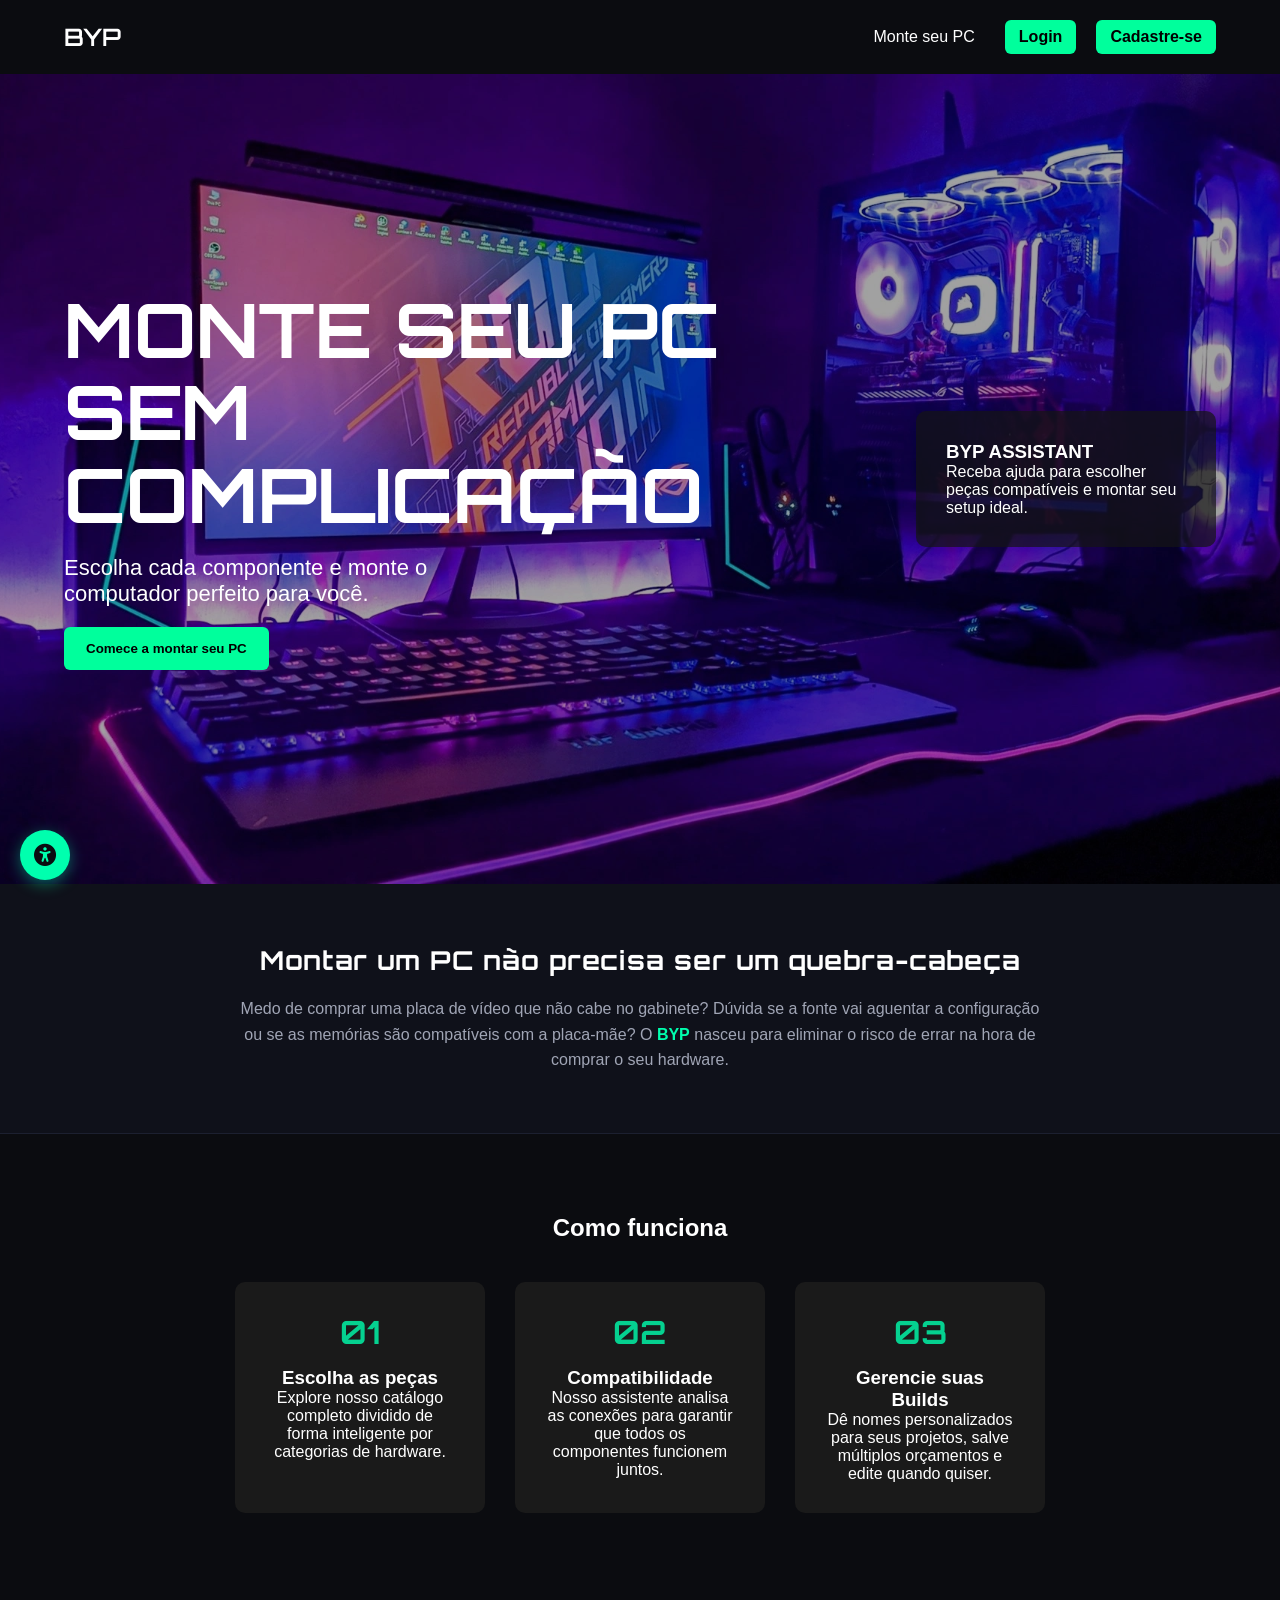
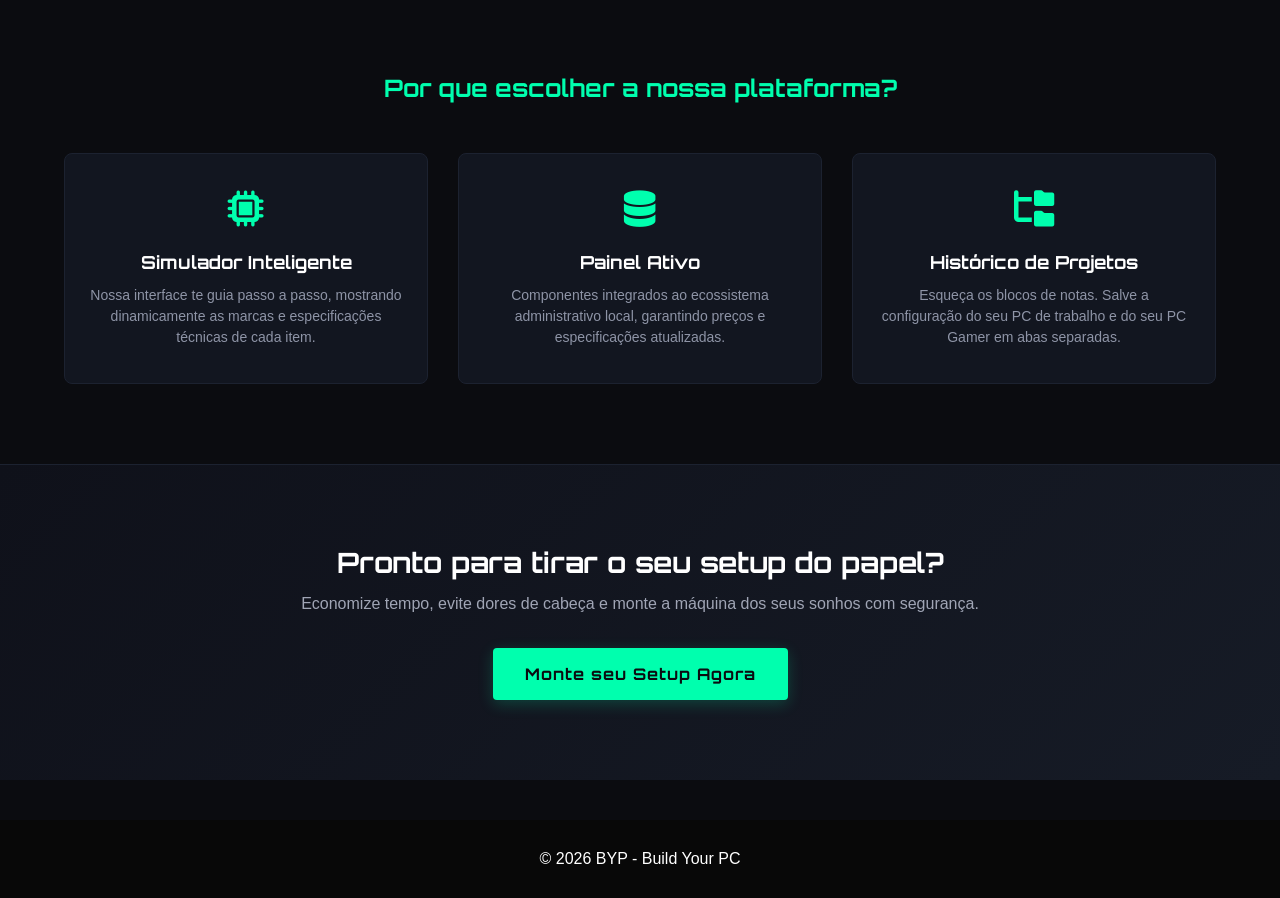
<file: html/index.html>
<!DOCTYPE html>
<html lang="pt-br">

<head>
  <meta charset="UTF-8">
  <meta name="viewport" content="width=device-width, initial-scale=1.0">

  <title>BYP - Monte seu PC</title>

  <link rel="stylesheet" href="../css/style.css">
  <link href="https://fonts.googleapis.com/css2?family=Orbitron:wght@400;600&display=swap" rel="stylesheet">
  <link rel="stylesheet" href="https://cdnjs.cloudflare.com/ajax/libs/font-awesome/6.5.0/css/all.min.css"/>
</head>

<body>
  <header>
    <div class="container nav">

      <div class="logo">BYP</div>

      <div class="right-menu">

        <nav>
          <ul>
            <li><a href="../html/montagem.html">Monte seu PC</a></li>
          </ul>
        </nav>

        <div class="auth" id="menu-guest">
          <a class="btn-login" href="login.html">Login</a>
          <a class="btn" href="cadastro.html">Cadastre-se</a>
        </div>

        <div class="auth" id="menu-user" style="display: none;">
          <span id="user-nome"></span>
          <a class="btn-login" href="perfil.html">Meu Perfil</a>
          <button class="btn" onclick="fazerLogout()">Sair</button>
        </div>

      </div>

    </div>
  </header>


  <section class="hero">
    <div class="overlay"></div>
    <div class="container hero-content">
      <div class="hero-text">
        <h1>
          MONTE SEU PC<br>
          SEM<br>
          COMPLICAÇÃO
        </h1>
        <p>
          Escolha cada componente e monte o computador perfeito para você.
        </p>
        <a href="../html/montagem.html">
          <button class="cta">
            Comece a montar seu PC
          </button>
        </a>
      </div>

      <div class="assistant">
        <h3>BYP ASSISTANT</h3>
        <p>
          Receba ajuda para escolher peças compatíveis e montar seu setup ideal.
        </p>
      </div>
    </div>
  </section>

  <section class="story-problem reveal">
    <div class="container">
      <div class="problem-content">
        <h2>Montar um PC não precisa ser um quebra-cabeça</h2>
        <p>
          Medo de comprar uma placa de vídeo que não cabe no gabinete? Dúvida se a fonte vai aguentar a configuração ou se as memórias são compatíveis com a placa-mãe? O <strong>BYP</strong> nasceu para eliminar o risco de errar na hora de comprar o seu hardware.
        </p>
      </div>
    </div>
  </section>

  <section class="features">
    <div class="container">
      <h2>Como funciona</h2>
      <div class="cards">
        <div class="card reveal">
          <div class="step-number">01</div>
          <h3>Escolha as peças</h3>
          <p>Explore nosso catálogo completo dividido de forma inteligente por categorias de hardware.</p>
        </div>

        <div class="card reveal">
          <div class="step-number">02</div>
          <h3>Compatibilidade</h3>
          <p>Nosso assistente analisa as conexões para garantir que todos os componentes funcionem juntos.</p>
        </div>

        <div class="card reveal">
          <div class="step-number">03</div>
          <h3>Gerencie suas Builds</h3>
          <p>Dê nomes personalizados para seus projetos, salve múltiplos orçamentos e edite quando quiser.</p>
        </div>
      </div>
    </div>
  </section>

  <section class="differentials">
    <div class="container">
      <h2>Por que escolher a nossa plataforma?</h2>
      <div class="diff-grid">
        <div class="diff-box reveal">
          <div class="diff-icon"><i class="fa-solid fa-microchip"></i></div>
          <h3>Simulador Inteligente</h3>
          <p>Nossa interface te guia passo a passo, mostrando dinamicamente as marcas e especificações técnicas de cada item.</p>
        </div>
        
        <div class="diff-box reveal">
          <div class="diff-icon"><i class="fa-solid fa-database"></i></div>
          <h3>Painel Ativo</h3>
          <p>Componentes integrados ao ecossistema administrativo local, garantindo preços e especificações atualizadas.</p>
        </div>
        
        <div class="diff-box reveal">
          <div class="diff-icon"><i class="fa-solid fa-folder-tree"></i></div>
          <h3>Histórico de Projetos</h3>
          <p>Esqueça os blocos de notas. Salve a configuração do seu PC de trabalho e do seu PC Gamer em abas separadas.</p>
        </div>
      </div>
    </div>
  </section>

  <section class="final-cta reveal">
    <div class="container">
      <h2>Pronto para tirar o seu setup do papel?</h2>
      <p>Economize tempo, evite dores de cabeça e monte a máquina dos seus sonhos com segurança.</p>
      <a href="../html/montagem.html" class="btn-cta-final">Monte seu Setup Agora</a>
    </div>
  </section>

  <footer>
    <p>© 2026 BYP - Build Your PC</p>
  </footer>

  <script src="../js/acessibilidade.js"></script>
  <script src="../js/auth.js"></script>
  <script>
    document.addEventListener("DOMContentLoaded", function () {
      // Pega todos os elementos que queremos animar
      const elementosParaAnimar = document.querySelectorAll('.reveal');

      // Configura o observador de telas
      const observador = new IntersectionObserver((entradas) => {
        entradas.forEach(entrada => {
          // Se o elemento estiver visível na tela (pelo menos 15% dele)
          if (entrada.isIntersecting) {
            entrada.target.classList.add('ativo');
            
            // Se você quiser que a animação aconteça TODA VEZ que subir/descer, comente a linha abaixo.
            // Deixando assim, ela roda uma vez só e o elemento fica fixo na tela.
            observador.unobserve(entrada.target); 
          }
        });
      }, {
        threshold: 0.15 // Porcentagem do elemento que precisa aparecer para disparar (15%)
      });

      // Diz para o observador vigiar cada um dos elementos
      elementosParaAnimar.forEach(el => observador.observe(el));
    });
  </script>
</body>
</html>
</file>
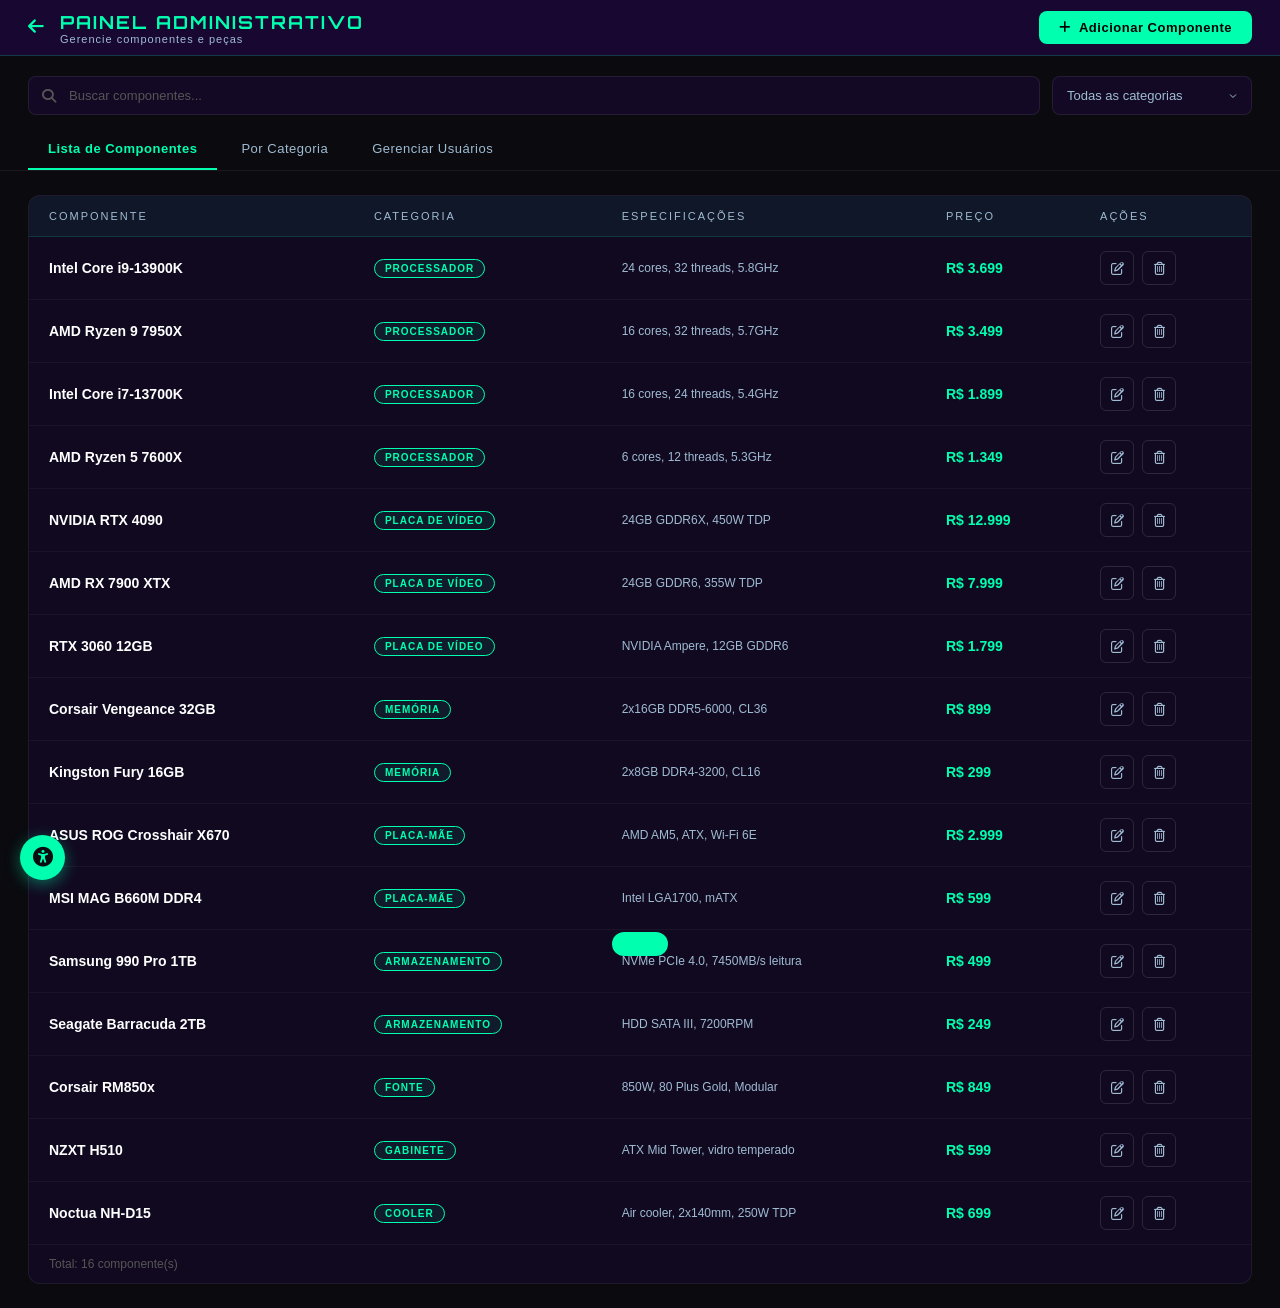
<file: html/admin.html>
<!DOCTYPE html>
<html lang="pt-BR">
<head>
  <meta charset="UTF-8"/>
  <meta name="viewport" content="width=device-width, initial-scale=1.0"/>
  <title>BYP — Painel Administrativo</title>
  <link href="https://fonts.googleapis.com/css2?family=Orbitron:wght@400;700&display=swap" rel="stylesheet"/>
  <link rel="stylesheet" href="https://cdnjs.cloudflare.com/ajax/libs/font-awesome/6.5.0/css/all.min.css"/>
  <link rel="stylesheet" href="../css/admin.css"/>

</head>
<body>

  <!-- HEADER -->
  <header class="header">
    <div class="header-esq">
      <a href="montagem.html" class="btn-voltar"><i class="fa-solid fa-arrow-left"></i></a>
      <div class="header-titulo">
        <h1>PAINEL ADMINISTRATIVO</h1>
        <p>Gerencie componentes e peças</p>
      </div>
    </div>
    <button class="btn-adicionar" onclick="abrirModalAdicionar()">
      <i class="fa-solid fa-plus"></i> Adicionar Componente
    </button>
  </header>

  <div class="toolbar">
    <div class="busca-wrapper">
      <i class="fa-solid fa-magnifying-glass"></i>
      <input type="text" id="input-busca" placeholder="Buscar componentes..." oninput="filtrar()"/>
    </div>
    <select class="filtro-select" id="filtro-categoria" onchange="filtrar()">
      <option value="">Todas as categorias</option>
      <option value="processador">Processador</option>
      <option value="placa-video">Placa de Vídeo</option>
      <option value="memoria">Memória</option>
      <option value="placa-mae">Placa-Mãe</option>
      <option value="armazenamento">Armazenamento</option>
      <option value="fonte">Fonte</option>
      <option value="gabinete">Gabinete</option>
      <option value="cooler">Cooler</option>
    </select>
  </div>

  <div class="abas">
    <button class="aba ativa" onclick="trocarAba('lista', this)">Lista de Componentes</button>
    <button class="aba" onclick="trocarAba('categoria', this)">Por Categoria</button>
    <button class="aba" onclick="trocarAba('usuarios', this)">Gerenciar Usuários</button>
  </div>

  <div class="conteudo">

    <div class="aba-conteudo ativa" id="aba-lista">
      <div class="tabela-wrapper">
        <table>
          <thead>
            <tr>
              <th>COMPONENTE</th>
              <th>CATEGORIA</th>
              <th>ESPECIFICAÇÕES</th>
              <th>PREÇO</th>
              <th>AÇÕES</th>
            </tr>
          </thead>
          <tbody id="tabela-corpo"></tbody>
        </table>
        <div class="rodape-tabela" id="rodape-tabela"></div>
      </div>
    </div>

    <div class="aba-conteudo" id="aba-categoria">
      <div class="grid-categorias" id="grid-categorias"></div>
    </div>

    <div class="aba-conteudo" id="aba-usuarios">
      <div class="usuarios-grid" id="usuarios-grid"></div>
    </div>

  </div>

  <div class="modal-overlay" id="modal-form">
    <div class="modal">
      <div class="modal-header">
        <span class="modal-titulo" id="modal-form-titulo">ADICIONAR COMPONENTE</span>
        <button class="modal-fechar" onclick="fecharModal('modal-form')"><i class="fa-solid fa-xmark"></i></button>
      </div>
      <div class="modal-body">
        <input type="hidden" id="form-id"/>
        
        <div class="form-grupo">
          <label>Nome do componente</label>
          <input type="text" id="form-nome" placeholder="Ex: Intel Core i9-13900K"/>
        </div>
        
        <div class="form-linha">
          <div class="form-grupo">
            <label>Categoria</label>
            <select id="form-categoria">
              <option value="processador">Processador</option>
              <option value="placa-video">Placa de Vídeo</option>
              <option value="memoria">Memória</option>
              <option value="placa-mae">Placa-Mãe</option>
              <option value="armazenamento">Armazenamento</option>
              <option value="fonte">Fonte</option>
              <option value="gabinete">Gabinete</option>
              <option value="cooler">Cooler</option>
            </select>
          </div>
          <div class="form-grupo">
            <label>Preço (R$)</label>
            <input type="number" id="form-preco" placeholder="0" min="0"/>
          </div>
        </div>

        <div class="form-linha">
          <div class="form-grupo">
            <label>Marca</label>
            <input type="text" id="form-marca" placeholder="Ex: Intel, AMD, ASUS, Corsair"/>
          </div>
          <div class="form-grupo">
            <label>Série (Opcional)</label>
            <input type="text" id="form-serie" placeholder="Ex: i9, Ryzen 5, DDR5"/>
          </div>
        </div>

        <div class="form-grupo">
          <label>Caminho da Imagem (Opcional)</label>
          <input type="text" id="form-imagem" placeholder="Ex: ../img/i5.png"/>
        </div>
        <div class="form-grupo">
          <label>Especificações</label>
          <textarea id="form-specs" placeholder="Ex: 24 cores, 32 threads, 5.8GHz"></textarea>
        </div>
      </div>
      
      <div class="modal-footer">
        <button class="btn-cancelar" onclick="fecharModal('modal-form')">Cancelar</button>
        <button class="btn-confirmar" onclick="salvarComponente()">Salvar</button>
      </div>
    </div>
  </div>

  <div class="modal-overlay" id="modal-excluir">
    <div class="modal modal-excluir">
      <div class="modal-body">
        <div class="excluir-icone"><i class="fa-solid fa-triangle-exclamation"></i></div>
        <div class="excluir-titulo">Remover componente?</div>
        <div class="excluir-desc" id="excluir-desc">Esta ação não pode ser desfeita.</div>
      </div>
      <div class="modal-footer" style="justify-content:center; gap:12px;">
        <button class="btn-cancelar" onclick="fecharModal('modal-excluir')">Cancelar</button>
        <button class="btn-excluir-confirmar" onclick="confirmarExclusao()">
          <i class="fa-solid fa-trash"></i> Remover
        </button>
      </div>
    </div>
  </div>

  <div class="toast" id="toast"></div>

  <script src="../js/acessibilidade.js"></script>
  <script>
    // ── DADOS ──────────────────────────────────────────────────

    var componentes = JSON.parse(localStorage.getItem('byp_componentes') || 'null') || [
      { id: 1, nome: 'Intel Core i9-13900K',   categoria: 'processador',   specs: '24 cores, 32 threads, 5.8GHz',     preco: 3699, marca: 'Intel', serie: 'i9', imagem: '../img/i9.png' },
      { id: 2, nome: 'AMD Ryzen 9 7950X',      categoria: 'processador',   specs: '16 cores, 32 threads, 5.7GHz',     preco: 3499, marca: 'AMD', serie: 'Ryzen 9', imagem: '../img/r9.png' },
      { id: 3, nome: 'Intel Core i7-13700K',    categoria: 'processador',   specs: '16 cores, 24 threads, 5.4GHz',     preco: 1899, marca: 'Intel', serie: 'i7', imagem: '../img/i7.png' },
      { id: 4, nome: 'AMD Ryzen 5 7600X',       categoria: 'processador',   specs: '6 cores, 12 threads, 5.3GHz',      preco: 1349, marca: 'AMD', serie: 'Ryzen 5', imagem: '../img/r5.png' },
      { id: 5, nome: 'NVIDIA RTX 4090',         categoria: 'placa-video',   specs: '24GB GDDR6X, 450W TDP',            preco: 12999, marca: 'NVIDIA', serie: 'RTX 4090', imagem: '' },
      { id: 6, nome: 'AMD RX 7900 XTX',         categoria: 'placa-video',   specs: '24GB GDDR6, 355W TDP',             preco: 7999, marca: 'AMD', serie: 'RX 7900', imagem: '../img/rx7900xt.png' },
      { id: 7, nome: 'RTX 3060 12GB',           categoria: 'placa-video',   specs: 'NVIDIA Ampere, 12GB GDDR6',        preco: 1799, marca: 'NVIDIA', serie: 'RTX 3060', imagem: '../img/rtx3060.png' },
      { id: 8, nome: 'Corsair Vengeance 32GB',  categoria: 'memoria',       specs: '2x16GB DDR5-6000, CL36',           preco: 899, marca: 'Corsair', serie: 'DDR5', imagem: '../img/corsair-ddr4.png' },
      { id: 9, nome: 'Kingston Fury 16GB',      categoria: 'memoria',       specs: '2x8GB DDR4-3200, CL16',            preco: 299, marca: 'Kingston', serie: 'DDR4', imagem: '../img/kingston-ddr4.png' },
      { id:10, nome: 'ASUS ROG Crosshair X670', categoria: 'placa-mae',     specs: 'AMD AM5, ATX, Wi-Fi 6E',           preco: 2999, marca: 'ASUS', serie: 'X670', imagem: '' },
      { id:11, nome: 'MSI MAG B660M DDR4',      categoria: 'placa-mae',     specs: 'Intel LGA1700, mATX',              preco: 599, marca: 'MSI', serie: 'B660M', imagem: '../img/asus-b660m-pro-rs-ddr4.png' },
      { id:12, nome: 'Samsung 990 Pro 1TB',     categoria: 'armazenamento', specs: 'NVMe PCIe 4.0, 7450MB/s leitura', preco: 499, marca: 'Samsung', serie: '990 Pro', imagem: '' },
      { id:13, nome: 'Seagate Barracuda 2TB',   categoria: 'armazenamento', specs: 'HDD SATA III, 7200RPM',            preco: 249, marca: 'Seagate', serie: 'Barracuda', imagem: '' },
      { id:14, nome: 'Corsair RM850x',          categoria: 'fonte',         specs: '850W, 80 Plus Gold, Modular',      preco: 849, marca: 'Corsair', serie: 'RM', imagem: '' },
      { id:15, nome: 'NZXT H510',               categoria: 'gabinete',      specs: 'ATX Mid Tower, vidro temperado',   preco: 599, marca: 'NZXT', serie: 'H Series', imagem: '../img/nzxt-h510.png' },
      { id:16, nome: 'Noctua NH-D15',           categoria: 'cooler',        specs: 'Air cooler, 2x140mm, 250W TDP',    preco: 699, marca: 'Noctua', serie: 'NH', imagem: '../img/noctua-nh-d15.png' },
    ];

    var usuarios = [
      { nome: 'Eduardo Nunes',    email: 'eduardo@email.com', role: 'admin' },
      { nome: 'Fernanda Watanabe',email: 'fernanda@email.com',role: 'user'  },
      { nome: 'Guilherme Fabrão', email: 'guilherme@email.com',role:'user'  },
    ];

    var proximoId  = componentes.reduce(function(m, c){ return Math.max(m, c.id); }, 0) + 1;
    var idExcluindo = null;

    var LABELS = {
      'processador':   'PROCESSADOR',
      'placa-video':   'PLACA DE VÍDEO',
      'memoria':       'MEMÓRIA',
      'placa-mae':     'PLACA-MÃE',
      'armazenamento': 'ARMAZENAMENTO',
      'fonte':         'FONTE',
      'gabinete':      'GABINETE',
      'cooler':        'COOLER',
    };

    // ── SALVAR NO LOCALSTORAGE ──────────────────────────────────
    function salvarLS() {
      localStorage.setItem('byp_componentes', JSON.stringify(componentes));
    }

    // ── RENDERIZAR TABELA ───────────────────────────────────────
    function renderTabela() {
      var busca  = document.getElementById('input-busca').value.toLowerCase();
      var cat    = document.getElementById('filtro-categoria').value;
      var filtrados = componentes.filter(function(c) {
        var matchBusca = c.nome.toLowerCase().indexOf(busca) >= 0 ||
                         c.specs.toLowerCase().indexOf(busca) >= 0;
        var matchCat   = cat === '' || c.categoria === cat;
        return matchBusca && matchCat;
      });

      var corpo = document.getElementById('tabela-corpo');
      var rodape = document.getElementById('rodape-tabela');

      if (filtrados.length === 0) {
        corpo.innerHTML = '<tr><td colspan="5"><div class="vazio"><i class="fa-solid fa-box-open"></i><p>Nenhum componente encontrado.</p></div></td></tr>';
        rodape.textContent = '';
        return;
      }

      corpo.innerHTML = filtrados.map(function(c) {
        return '<tr>' +
          '<td class="td-nome">' + c.nome + '</td>' +
          '<td><span class="badge-categoria">' + (LABELS[c.categoria] || c.categoria) + '</span></td>' +
          '<td class="td-specs">' + c.specs + '</td>' +
          '<td class="td-preco">R$ ' + c.preco.toLocaleString('pt-BR') + '</td>' +
          '<td><div class="acoes">' +
            '<button class="btn-acao btn-editar" onclick="abrirModalEditar(' + c.id + ')" title="Editar"><i class="fa-regular fa-pen-to-square"></i></button>' +
            '<button class="btn-acao btn-excluir" onclick="abrirModalExcluir(' + c.id + ')" title="Remover"><i class="fa-regular fa-trash-can"></i></button>' +
          '</div></td>' +
        '</tr>';
      }).join('');

      rodape.textContent = 'Total: ' + filtrados.length + ' componente(s)';
    }

    // ── RENDERIZAR GRID POR CATEGORIA ───────────────────────────
    function renderCategorias() {
      var grid = document.getElementById('grid-categorias');
      var cats = Object.keys(LABELS);
      grid.innerHTML = cats.map(function(cat) {
        var itens = componentes.filter(function(c){ return c.categoria === cat; });
        if (itens.length === 0) return '';
        return '<div class="card-categoria">' +
          '<div class="card-cat-header">' +
            '<span class="card-cat-titulo">' + LABELS[cat] + '</span>' +
            '<span class="card-cat-count">' + itens.length + ' itens</span>' +
          '</div>' +
          itens.map(function(c) {
            return '<div class="card-cat-item">' +
              '<span>' + c.nome + '</span>' +
              '<span class="card-cat-item-preco">R$ ' + c.preco.toLocaleString('pt-BR') + '</span>' +
            '</div>';
          }).join('') +
        '</div>';
      }).join('');
    }

    // ── RENDERIZAR USUÁRIOS ─────────────────────────────────────
    function renderUsuarios() {
      var grid = document.getElementById('usuarios-grid');
      grid.innerHTML = usuarios.map(function(u) {
        var inicial = u.nome.charAt(0).toUpperCase();
        return '<div class="card-usuario">' +
          '<div class="avatar-usuario">' + inicial + '</div>' +
          '<div class="usuario-info">' +
            '<div class="usuario-nome">' + u.nome + '</div>' +
            '<div class="usuario-email">' + u.email + '</div>' +
          '</div>' +
          '<span class="badge-role badge-' + u.role + '">' + u.role.toUpperCase() + '</span>' +
        '</div>';
      }).join('');
    }

    // ── FILTRAR ─────────────────────────────────────────────────
    function filtrar() { renderTabela(); }

    // ── ABAS ────────────────────────────────────────────────────
    function trocarAba(id, btn) {
      document.querySelectorAll('.aba').forEach(function(a){ a.classList.remove('ativa'); });
      document.querySelectorAll('.aba-conteudo').forEach(function(a){ a.classList.remove('ativa'); });
      btn.classList.add('ativa');
      document.getElementById('aba-' + id).classList.add('ativa');
    }

    // ── MODAL ADICIONAR ─────────────────────────────────────────
    function abrirModalAdicionar() {
      document.getElementById('modal-form-titulo').textContent = 'ADICIONAR COMPONENTE';
      document.getElementById('form-id').value    = '';
      document.getElementById('form-nome').value  = '';
      document.getElementById('form-preco').value = '';
      document.getElementById('form-specs').value = '';
      document.getElementById('form-categoria').value = 'processador';
      
      // NOVOS CAMPOS LIMPOS:
      document.getElementById('form-marca').value = '';
      document.getElementById('form-serie').value = '';
      document.getElementById('form-imagem').value = '';

      document.getElementById('modal-form').classList.add('aberto');
    }

    // ── MODAL EDITAR ────────────────────────────────────────────
    function abrirModalEditar(id) {
      var c = componentes.find(function(x){ return x.id === id; });
      if (!c) return;
      document.getElementById('modal-form-titulo').textContent = 'EDITAR COMPONENTE';
      document.getElementById('form-id').value        = c.id;
      document.getElementById('form-nome').value      = c.nome;
      document.getElementById('form-preco').value     = c.preco;
      document.getElementById('form-specs').value     = c.specs;
      document.getElementById('form-categoria').value = c.categoria;
      
      // PREENCHE OS NOVOS CAMPOS SE ELES EXISTIREM:
      document.getElementById('form-marca').value     = c.marca || '';
      document.getElementById('form-serie').value     = c.serie || '';
      document.getElementById('form-imagem').value    = c.imagem || '';

      document.getElementById('modal-form').classList.add('aberto');
    }

    // ── SALVAR COMPONENTE ───────────────────────────────────────
    function salvarComponente() {
      var id    = document.getElementById('form-id').value;
      var nome  = document.getElementById('form-nome').value.trim();
      var cat   = document.getElementById('form-categoria').value;
      var preco = parseFloat(document.getElementById('form-preco').value);
      var specs = document.getElementById('form-specs').value.trim();
      
      // CAPTURA DOS NOVOS CAMPOS:
      var marca  = document.getElementById('form-marca').value.trim();
      var serie  = document.getElementById('form-serie').value.trim();
      var imagem = document.getElementById('form-imagem').value.trim();

      if (!nome || !specs || isNaN(preco) || preco < 0 || !marca) {
        mostrarToast('Preencha todos os campos corretamente (Marca é obrigatória).', true);
        return;
      }

      if (id) {
        // editar
        var idx = componentes.findIndex(function(c){ return c.id == id; });
        if (idx >= 0) {
          componentes[idx].nome      = nome;
          componentes[idx].categoria = cat;
          componentes[idx].preco     = preco;
          componentes[idx].specs     = specs;
          
          // ATUALIZA AS NOVAS PROPRIEDADES:
          componentes[idx].marca     = marca;
          componentes[idx].serie     = serie;
          componentes[idx].imagem    = imagem;
        }
        mostrarToast('Componente atualizado!');
      } else {
        // adicionar
        componentes.push({ 
          id: proximoId++, 
          nome: nome, 
          categoria: cat, 
          preco: preco, 
          specs: specs,
          marca: marca,
          serie: serie,
          imagem: imagem 
        });
        mostrarToast('Componente adicionado!');
      }

      salvarLS();
      fecharModal('modal-form');
      renderTabela();
      renderCategorias();
    }

    // ── MODAL EXCLUIR ───────────────────────────────────────────
    function abrirModalExcluir(id) {
      var c = componentes.find(function(x){ return x.id === id; });
      if (!c) return;
      idExcluindo = id;
      document.getElementById('excluir-desc').textContent = 'Deseja remover "' + c.nome + '"? Esta ação não pode ser desfeita.';
      document.getElementById('modal-excluir').classList.add('aberto');
    }

    function confirmarExclusao() {
      componentes = componentes.filter(function(c){ return c.id !== idExcluindo; });
      salvarLS();
      fecharModal('modal-excluir');
      renderTabela();
      renderCategorias();
      mostrarToast('Componente removido.');
      idExcluindo = null;
    }

    // ── FECHAR MODAL ────────────────────────────────────────────
    function fecharModal(id) {
      document.getElementById(id).classList.remove('aberto');
    }

    // fechar clicando fora
    document.querySelectorAll('.modal-overlay').forEach(function(overlay) {
      overlay.addEventListener('click', function(e) {
        if (e.target === overlay) overlay.classList.remove('aberto');
      });
    });

    // ── TOAST ───────────────────────────────────────────────────
    function mostrarToast(msg, erro) {
      var t = document.getElementById('toast');
      t.textContent = msg;
      t.className   = 'toast visivel' + (erro ? ' erro' : '');
      setTimeout(function(){ t.className = 'toast'; }, 3000);
    }

    // ── INICIALIZA ──────────────────────────────────────────────
    renderTabela();
    renderCategorias();
    renderUsuarios();
  </script>

</body>
</html>
</file>
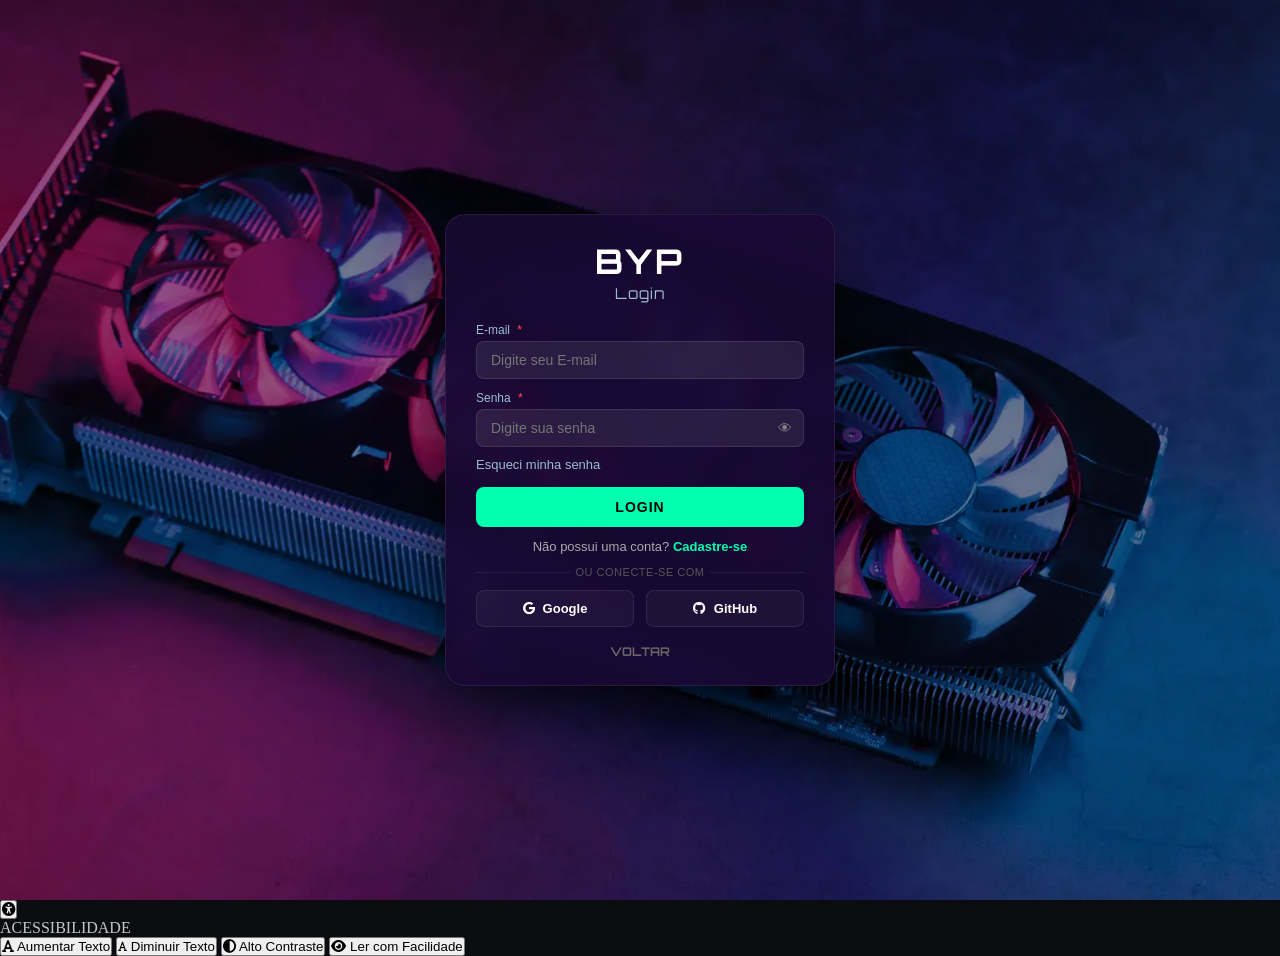
<file: html/builds.html>
<!DOCTYPE html>
<html lang="pt-BR">
<head>
  <meta charset="UTF-8">
  <meta name="viewport" content="width=device-width, initial-scale=1.0">
  <title>Minhas Builds - Build Your PC</title>
  <link rel="stylesheet" href="https://cdnjs.cloudflare.com/ajax/libs/font-awesome/6.4.0/css/all.min.css">
  <link href="https://fonts.googleapis.com/css2?family=Orbitron:wght@400;700&display=swap" rel="stylesheet"/>
  
  <style>
    /* Estilos Básicos */
    * { margin: 0; padding: 0; box-sizing: border-box; font-family: 'Segoe UI', sans-serif; }
    
    /* Forçamos o fundo do navegador a nascer escuro, eliminando o flash branco */
    html {
      background-color: #0b0c10 !important;
    }

    body { 
      background-color: #0b0c10; 
      color: #c5c6c7; 
      padding: 40px;
      opacity: 1;
      transition: opacity 0.3s ease-in-out;
    }

    /* Se o script disparar a saída, o body desbota para o fundo escuro do html */
    body.pagina-saindo {
      opacity: 0 !important;
    }
    
    .header { display: flex; justify-content: space-between; align-items: center; margin-bottom: 40px; border-bottom: 2px solid #1f2833; padding-bottom: 20px; }
    .header-titulo h1 { font-family: 'Orbitron', sans-serif; color: #00ffae; font-size: 24px; letter-spacing: 1px; }
    .header-titulo p { color: #666; font-size: 14px; margin-top: 4px; }
    
    .btn-voltar { background: none; border: none; color: #00ffae; font-size: 20px; cursor: pointer; margin-right: 15px; text-decoration: none; }
    .btn-voltar:hover { color: #fff; }
    
    .grid-builds { display: grid; grid-template-columns: repeat(auto-fill, minmax(300px, 1fr)); gap: 24px; }
    .card-build { background: #151922; border: 1px solid #232936; border-radius: 8px; padding: 20px; display: flex; flex-direction: column; justify-content: space-between; transition: 0.2s; }
    .card-build:hover { border-color: #00ffae; transform: translateY(-2px); }
    
    .build-nome { color: #fff; font-size: 18px; font-weight: 600; margin-bottom: 8px; text-transform: uppercase; font-family: 'Orbitron', sans-serif; }
    .build-meta { color: #555; font-size: 12px; margin-bottom: 16px; }
    .build-preco { color: #00ffae; font-size: 20px; font-weight: bold; margin-bottom: 20px; font-family: 'Orbitron', sans-serif; }
    
    .card-acoes { display: flex; gap: 12px; border-top: 1px solid #232936; padding-top: 16px; }
    .btn-card { flex: 1; padding: 10px; border: none; border-radius: 4px; font-weight: 600; cursor: pointer; display: flex; align-items: center; justify-content: center; gap: 8px; transition: 0.2s; }
    .btn-editar { background: #00ffae; color: #0b0c10; font-family: 'Orbitron', sans-serif; font-size: 12px; }
    .btn-editar:hover { background: #00cc8c; box-shadow: 0 0 10px rgba(0, 255, 174, 0.2); }
    .btn-remover { background: #232936; color: #ff4d4d; border: 1px solid #3a4454; font-family: 'Orbitron', sans-serif; font-size: 12px; }
    .btn-remover:hover { background: #ff4d4d; color: #fff; box-shadow: 0 0 10px rgba(255, 77, 77, 0.2); }
    
    .vazio { grid-column: 1 / -1; text-align: center; padding: 60px; color: #555; }
    .vazio i { font-size: 48px; margin-bottom: 16px; color: #1f2833; }

    /* ── ESTILOS DO MODAL CUSTOMIZADO DE CONFIRMAÇÃO ── */
    .modal-overlay {
      position: fixed;
      top: 0;
      left: 0;
      width: 100%;
      height: 100%;
      background: rgba(4, 5, 8, 0.9);
      backdrop-filter: blur(6px);
      display: flex;
      align-items: center;
      justify-content: center;
      z-index: 9999;
      opacity: 0;
      pointer-events: none;
      transition: opacity 0.3s ease;
    }

    .modal-overlay.aberto {
      opacity: 1;
      pointer-events: auto;
    }

    .modal-byp {
      background: #11141e;
      border: 1px solid #202736;
      border-radius: 8px;
      width: 90%;
      max-width: 450px;
      padding: 30px;
      box-shadow: 0 10px 30px rgba(0, 0, 0, 0.7), 0 0 20px rgba(255, 77, 77, 0.05);
      text-align: left;
    }

    .modal-byp-header h2 {
      font-family: 'Orbitron', sans-serif;
      color: #ff4d4d;
      font-size: 18px;
      letter-spacing: 1px;
      margin-bottom: 12px;
      display: flex;
      align-items: center;
      gap: 10px;
    }

    .modal-byp-body p {
      color: #8e94a6;
      font-size: 14px;
      line-height: 1.5;
      margin-bottom: 24px;
    }

    .modal-byp-footer {
      display: flex;
      justify-content: flex-end;
      gap: 12px;
    }

    .btn-modal {
      font-family: 'Orbitron', sans-serif;
      border: none;
      border-radius: 4px;
      padding: 12px 20px;
      font-weight: bold;
      font-size: 13px;
      cursor: pointer;
      letter-spacing: 0.5px;
      transition: all 0.2s ease;
    }

    .btn-modal-cancelar {
      background: #232936;
      color: #c5c6c7;
      border: 1px solid #3a4454;
    }

    .btn-modal-cancelar:hover {
      background: #2d3545;
      color: #fff;
    }

    .btn-modal-excluir {
      background: #ff4d4d;
      color: #fff;
    }

    .btn-modal-excluir:hover {
      background: #e03e3e;
      box-shadow: 0 4px 15px rgba(255, 77, 77, 0.3);
    }

    /* ── TRANSIÇÃO DE TELA (PRELOADER) ── */
    .page-transition {
      position: fixed;
      top: 0;
      left: 0;
      width: 100vw;
      height: 100vh;
      background: #0b0c10;
      z-index: 9999999;
      display: flex;
      align-items: center;
      justify-content: center;
      opacity: 1;
      transition: opacity 0.4s ease, visibility 0.4s;
    }

    .page-transition.loaded {
      opacity: 0;
      visibility: hidden;
    }

    .loader-byp {
      display: flex;
      flex-direction: column;
      align-items: center;
      gap: 15px;
    }

    .logo-loader {
      font-family: 'Orbitron', sans-serif;
      font-size: 28px;
      color: #00ffae;
      letter-spacing: 4px;
      font-weight: bold;
      text-shadow: 0 0 15px rgba(0, 255, 174, 0.5);
      animation: pulsar 1.2s infinite ease-in-out;
    }

    @keyframes pulsar {
      0%, 100% { opacity: 0.5; transform: scale(0.98); }
      50% { opacity: 1; transform: scale(1.02); }
    }

    /* ── WIDGET DE ACESSIBILIDADE FLUTUANTE ───────────────────── */
    .a11y-widget {
      position: fixed;
      bottom: 25px;
      left: 25px;
      z-index: 999999;
      font-family: 'Orbitron', sans-serif;
    }

    .a11y-btn-flutuante {
      background: #00ffae;
      color: #0b0c10;
      border: none;
      width: 50px;
      height: 50px;
      border-radius: 50%;
      font-size: 22px;
      cursor: pointer;
      box-shadow: 0 0 15px rgba(0, 255, 174, 0.4);
      display: flex;
      align-items: center;
      justify-content: center;
      transition: all 0.2s cubic-bezier(0.175, 0.885, 0.32, 1.275);
    }

    .a11y-btn-flutuante:hover {
      transform: scale(1.1);
      box-shadow: 0 0 25px rgba(0, 255, 174, 0.7);
    }

    .a11y-menu {
      position: absolute;
      bottom: 65px;
      left: 0;
      background: rgba(17, 20, 30, 0.95);
      border: 1px solid #202736;
      border-radius: 8px;
      width: 240px;
      padding: 15px;
      box-shadow: 0 10px 30px rgba(0, 0, 0, 0.6);
      backdrop-filter: blur(10px);
      display: none;
      flex-direction: column;
      gap: 8px;
    }

    .a11y-menu.aberto {
      display: flex;
    }

    .a11y-header {
      font-family: 'Orbitron', sans-serif;
      color: #00ffae;
      font-size: 11px;
      font-weight: bold;
      letter-spacing: 2px;
      margin-bottom: 6px;
      border-bottom: 1px solid #202736;
      padding-bottom: 8px;
      text-align: center;
    }

    .a11y-menu button {
      background: rgba(24, 29, 42, 0.6);
      border: 1px solid #2d374d;
      color: #c5c6c7;
      padding: 10px 12px;
      border-radius: 4px;
      cursor: pointer;
      text-align: left;
      font-size: 12px;
      font-weight: 600;
      display: flex;
      align-items: center;
      gap: 10px;
      font-family: 'Segoe UI', sans-serif;
      transition: all 0.2s ease;
    }

    .a11y-menu button i {
      color: #00ffae;
      font-size: 14px;
      width: 16px;
      text-align: center;
    }

    .a11y-menu button:hover {
      border-color: #00ffae;
      color: #fff;
      background: #1e2535;
      transform: translateX(3px);
    }

    /* ── CLASSES INTERNAS DE MODIFICAÇÃO (BODY) ───────────────── */
    body.fonte-aumentar p, body.fonte-aumentar span, body.fonte-aumentar button, body.fonte-aumentar td, body.fonte-aumentar label {
      font-size: 115% !important;
    }
    body.fonte-aumentar h1 { font-size: 130% !important; }
    body.fonte-aumentar h2 { font-size: 125% !important; }

    body.fonte-diminuir p, body.fonte-diminuir span, body.fonte-diminuir button, body.fonte-diminuir td, body.fonte-diminuir label {
      font-size: 90% !important;
    }

    body.fonte-dislexia * {
      font-family: Arial, sans-serif !important;
      letter-spacing: 0.08em !important;
      word-spacing: 0.12em !important;
      line-height: 1.7 !important;
    }

    body.alto-contraste {
      background: #000000 !important;
      color: #ffffff !important;
    }
    body.alto-contraste .card, 
    body.alto-contraste .card-build, 
    body.alto-contraste .modal-byp,
    body.alto-contraste .diff-box {
      background: #000000 !important;
      border: 2px solid #ffffff !important;
    }
    body.alto-contraste * {
      color: #ffffff !important;
    }
    body.alto-contraste button, body.alto-contraste .btn-cta-final {
      background: #ffffff !important;
      color: #000000 !important;
      border: 2px solid #ffffff !important;
    }
  </style>
</head>
<body>

  <div class="page-transition" id="page-preloader">
      <div class="loader-byp">
          <span class="logo-loader">BYP</span>
          <div class="barra-progresso"></div>
      </div>
  </div>

  <header class="header">
    <div style="display: flex; align-items: center;">
      <a href="montagem.html" class="btn-voltar" title="Voltar para Montagem"><i class="fa-solid fa-arrow-left"></i></a>
      <div class="header-titulo">
        <h1>MINHAS BUILDS SALVAS</h1>
        <p>Gerencie e carregue suas configurações personalizadas</p>
      </div>
    </div>
  </header>

  <div class="grid-builds" id="container-builds"></div>

  <div class="modal-overlay" id="modal-deletar-build">
    <div class="modal-byp">
      <div class="modal-byp-header">
        <h2><i class="fa-solid fa-triangle-exclamation"></i> REMOVER CONFIGURAÇÃO?</h2>
      </div>
      <div class="modal-byp-body">
        <p>Tem a certeza de que deseja excluir esta configuração de build? Esta ação não poderá ser desfeita.</p>
      </div>
      <div class="modal-byp-footer">
        <button class="btn-modal btn-modal-cancelar" onclick="fecharModalDeletar()">Cancelar</button>
        <button class="btn-modal btn-modal-excluir" onclick="confirmarExclusaoCustom()">Excluir Build</button>
      </div>
    </div>
  </div>

  <script src="../js/acessibilidade.js"></script>
  <script>
    // Bloqueia acesso se não estiver logado
    if (localStorage.getItem('logado') != 'true') {
      window.location.href = 'login.html';
    }

    var idBuildParaDeletar = "";

    function renderizarBuilds() {
      var container = document.getElementById('container-builds');
      var listaBuilds = JSON.parse(localStorage.getItem('byp_lista_builds') || '[]');

      if (listaBuilds.length === 0) {
        container.innerHTML = `
          <div class="vazio">
            <i class="fa-solid fa-folder-open"></i>
            <p>Você ainda não possui nenhuma build salva.</p>
          </div>`;
        return;
      }

      container.innerHTML = listaBuilds.map(function(build) {
        return `
          <div class="card-build">
            <div>
              <div class="build-nome">${build.nome}</div>
              <div class="build-meta"><i class="fa-regular fa-calendar"></i> Salva em: ${build.data}</div>
              <div class="build-preco">R$ ${build.total.toLocaleString('pt-BR')}</div>
            </div>
            <div class="card-acoes">
              <button class="btn-card btn-editar" onclick="carregarBuild('${build.id}')">
                <i class="fa-regular fa-pen-to-square"></i> Editar
              </button>
              <button class="btn-card btn-remover" onclick="deletarBuild('${build.id}')" title="Excluir">
                <i class="fa-regular fa-trash-can"></i> Remover
              </button>
            </div>
          </div>`;
      }).join('');
    }

    function carregarBuild(id) {
      var listaBuilds = JSON.parse(localStorage.getItem('byp_lista_builds') || '[]');
      var buildEscolhida = listaBuilds.find(function(b) { return b.id === id; });
      if (buildEscolhida) {
        localStorage.setItem('byp_id_build_atual', buildEscolhida.id);
        localStorage.setItem('byp_nome_build_atual', buildEscolhida.nome);
        localStorage.setItem('byp_build', JSON.stringify(buildEscolhida.pecas));
        window.location.href = 'montagem.html';
      }
    }

    function deletarBuild(id) {
      idBuildParaDeletar = id;
      document.getElementById('modal-deletar-build').classList.add('aberto');
    }

    function fecharModalDeletar() {
      idBuildParaDeletar = "";
      document.getElementById('modal-deletar-build').classList.remove('aberto');
    }

    function confirmarExclusaoCustom() {
      if (idBuildParaDeletar === "") return;
      var listaBuilds = JSON.parse(localStorage.getItem('byp_lista_builds') || '[]');
      listaBuilds = listaBuilds.filter(function(b) { return b.id !== idBuildParaDeletar; });
      
      localStorage.setItem('byp_lista_builds', JSON.stringify(listaBuilds));
      
      if (localStorage.getItem('byp_id_build_atual') === idBuildParaDeletar) {
        localStorage.removeItem('byp_id_build_atual');
        localStorage.removeItem('byp_nome_build_atual');
        localStorage.removeItem('byp_build');
      }

      fecharModalDeletar();
      renderizarBuilds();
    }

    renderizarBuilds();

    // Controla o sumiço do Preloader assim que a página está pronta
    window.addEventListener('DOMContentLoaded', function() {
      const preloader = document.getElementById('page-preloader');
      if (preloader) {
        setTimeout(function() {
          preloader.classList.add('loaded');
        }, 200); 
      }
    });
  </script>
</body>
</html>
</file>
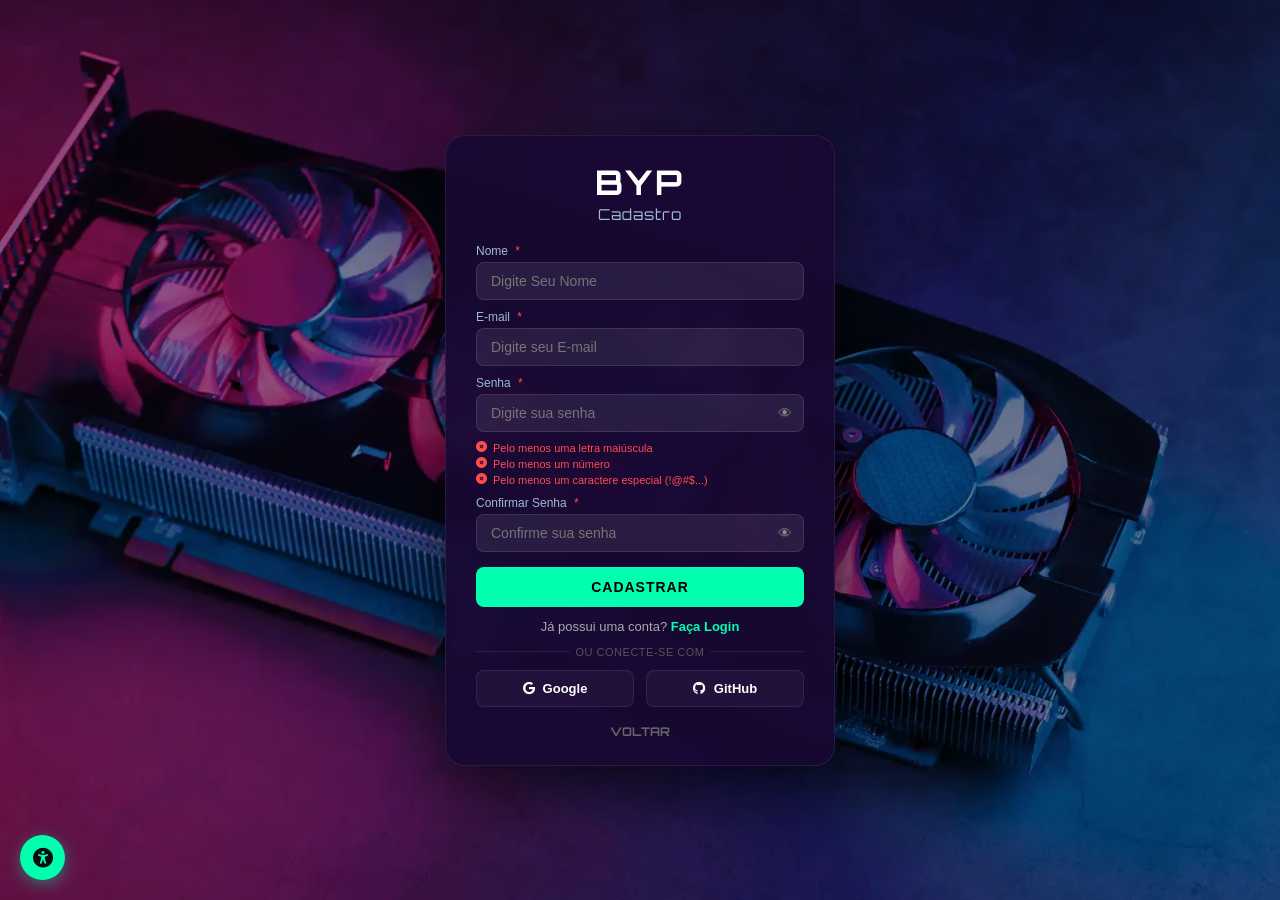
<file: html/cadastro.html>
<!DOCTYPE html>
<html lang="pt-BR">
<head>
  <meta charset="UTF-8">
  <meta name="viewport" content="width=device-width, initial-scale=1.0">
  <title>BYP - Cadastro</title>
  <link rel="stylesheet" href="../css/cadastro.css">
  <link rel="preconnect" href="https://fonts.googleapis.com">
  <link rel="preconnect" href="https://fonts.gstatic.com" crossorigin>
  <link href="https://fonts.googleapis.com/css2?family=Orbitron:wght@400;700&display=swap" rel="stylesheet">
  <link rel="stylesheet" href="https://cdnjs.cloudflare.com/ajax/libs/font-awesome/6.5.0/css/all.min.css"/>
</head>

<body>

  <main class="page">

    <div class="overlay"></div>

    <section class="register-card">

      <header class="register-header">
        <h1 class="logo">BYP</h1>
        <h2 class="subtitle">Cadastro</h2>
      </header>

      <form class="cadastro-form" id="form-cadastro">

         <div class="field">
          <label for="username">Nome <span class="required">*</span></label>
          <input 
            type="text" 
            id="username" 
            placeholder="Digite seu nome"
            required
          >
        </div>

        <div class="field">
          <label for="email">E-mail <span class="required">*</span></label>
          <input 
            type="email" 
            id="email" 
            placeholder="Digite seu E-mail"
            autocapitalize="none"
            required
          >
        </div>

        <div class="field password-field">
          <label for="password">Senha <span class="required">*</span></label>
          <div class="input-wrapper">
            <input 
              type="password" 
              id="password" 
              placeholder="Digite sua senha"
              required
            >
            <button type="button" class="toggle-password">
              👁
            </button>
          </div>
          
          <div class="requisitos-senha" id="requisitos-senha">
            <p id="req-maiuscula" class="invalido">
              <i class="fa-solid fa-circle-xmark"></i> Pelo menos uma letra maiúscula
            </p>
            <p id="req-numero" class="invalido">
              <i class="fa-solid fa-circle-xmark"></i> Pelo menos um número
            </p>
            <p id="req-especial" class="invalido">
              <i class="fa-solid fa-circle-xmark"></i> Pelo menos um caractere especial (!@#$...)
            </p>
          </div>
          </div>

       <div class="field password-field">
          <label for="confirm-password">Confirmar Senha <span class="required">*</span></label>
          <div class="input-wrapper">
            <input 
              type="password" 
              id="confirm-password" 
              placeholder="Confirme sua senha"
              required
            >
            <button type="button" class="toggle-password">
              👁
            </button>
          </div>
        </div>

       <button class="btn">Cadastrar</button>

        <p class="register-text">
          Já possui uma conta? <a href="login.html" class="loginfinal">Faça Login</a>
        </p>

        <div class="sso-divider">
          <span>ou conecte-se com</span>
        </div>

        <div class="sso-buttons">
          <button type="button" class="btn-sso btn-google">
            <i class="fa-brands fa-google"></i> Google
          </button>
          <button type="button" class="btn-sso btn-github">
            <i class="fa-brands fa-github"></i> GitHub
          </button>
        </div>

        <div style="text-align: center; margin-top: 15px;">
          <a href="../html/index.html" class="back-link">Voltar</a>
        </div>

      </form>
    </section>
  </main>

  <div class="modal-alerta-wrapper" id="modal-alerta">
    <div class="modal-alerta-box">
        <div class="modal-alerta-header">
            <i class="fa-solid fa-triangle-exclamation"></i>
            <span>AVISO DO SISTEMA</span>
        </div>
        <div class="modal-alerta-corpo" id="modal-alerta-mensagem">
            Sua senha está fraca! Garanta pelo menos uma letra maiúscula, um número e um caractere especial.
        </div>
        <div class="modal-alerta-footer">
            <button class="btn-modal-ok" onclick="fecharAlerta()">OK</button>
        </div>
    </div>
</div>

  <script src="../js/acessibilidade.js"></script>
  <script src="../js/auth.js"></script>
</body>
</html>
</file>
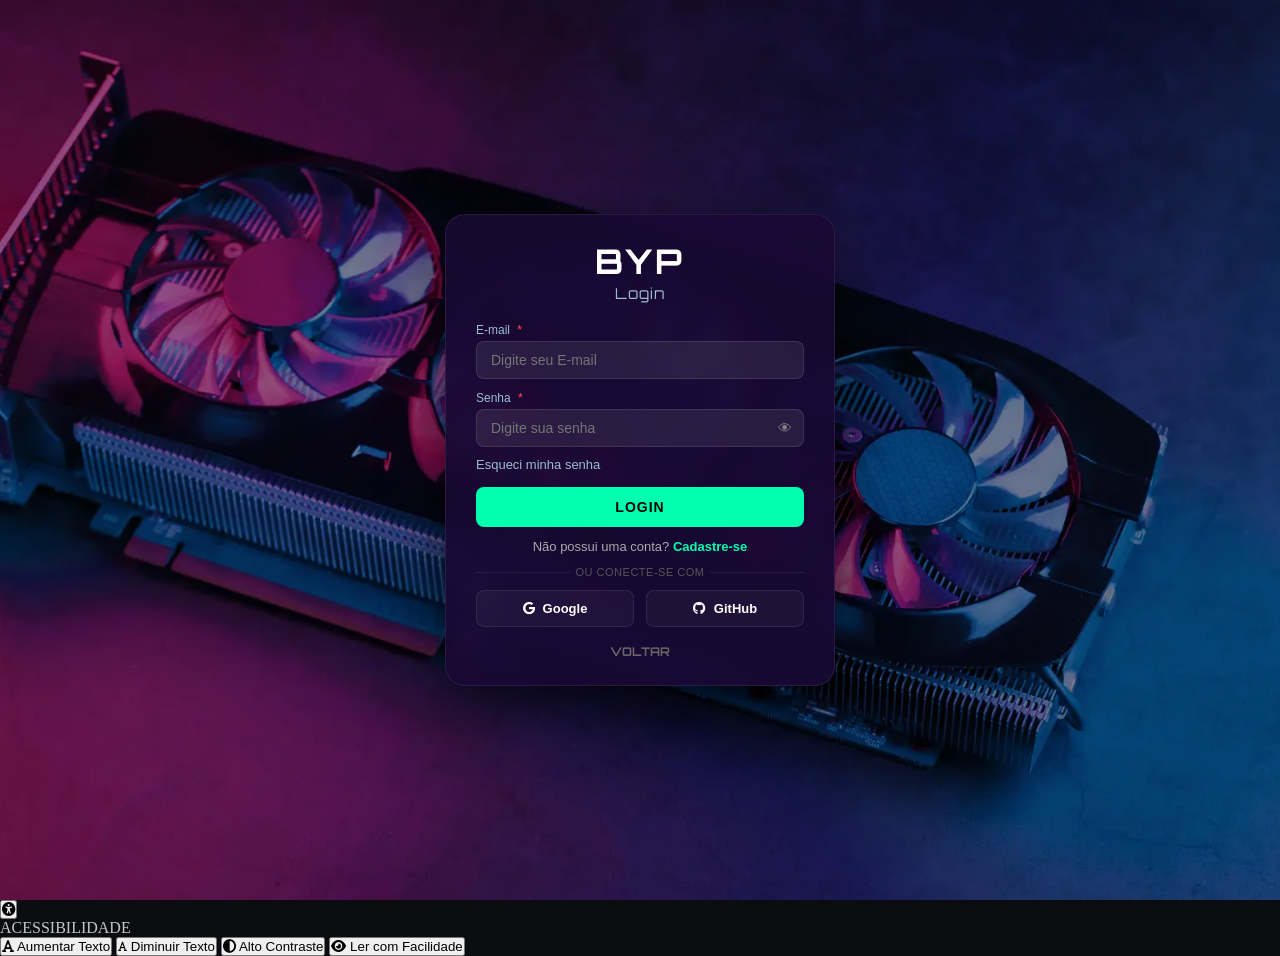
<file: html/login.html>
<!DOCTYPE html>
<html lang="pt-BR">
<head>
  <meta charset="UTF-8">
  <meta name="viewport" content="width=device-width, initial-scale=1.0">
  <title>BYP - Login</title>
  <link rel="stylesheet" href="../css/login.css">
  <link rel="preconnect" href="https://fonts.googleapis.com">
  <link rel="preconnect" href="https://fonts.gstatic.com" crossorigin>
  <link href="https://fonts.googleapis.com/css2?family=Orbitron:wght@400;700&display=swap" rel="stylesheet">
  <link rel="stylesheet" href="https://cdnjs.cloudflare.com/ajax/libs/font-awesome/6.5.0/css/all.min.css"/>
</head>
<body>

  <main class="page">

    <div class="overlay"></div>

    <section class="login-card">

      <header class="login-header">
        <h1 class="logo">BYP</h1>
        <h2 class="subtitle">Login</h2>
      </header>

      <form class="login-form">

        <div class="field">
          <label for="email">E-mail <span class="required">*</span></label>
          <input 
            type="email" 
            id="email" 
            placeholder="Digite seu E-mail"
            required
          >
        </div>

        <div class="field password-field">
          <label for="password">Senha <span class="required">*</span></label>
          <div class="input-wrapper">
            <input 
              type="password" 
              id="password" 
              placeholder="Digite sua senha"
              required
            >
            <button type="button" class="toggle-password">
              👁
            </button>
          </div>
        </div>

        <div class="forgot-wrapper">
          <a href="recuperacao_senha.html" class="forgot-password">
            Esqueci minha senha
          </a>
        </div>

        <button type="submit" class="btn">Login</button>

        <p class="register-text">
          Não possui uma conta? <a href="cadastro.html" class="cadastrofinal">Cadastre-se</a>
        </p>

        <div class="sso-divider">
          <span>ou conecte-se com</span>
        </div>

        <div class="sso-buttons">
          <button type="button" class="btn-sso btn-google">
            <i class="fa-brands fa-google"></i> Google
          </button>
          <button type="button" class="btn-sso btn-github">
            <i class="fa-brands fa-github"></i> GitHub
          </button>
        </div>

        <div style="text-align: center; margin-top: 15px;">
          <a href="../html/index.html" class="back-link">Voltar</a>
        </div>

      </form>

    </section>
  </main>

  <script src="../js/acessibilidade.js"></script>
  <script src="../js/auth.js"></script>
</body>
</html>
</file>
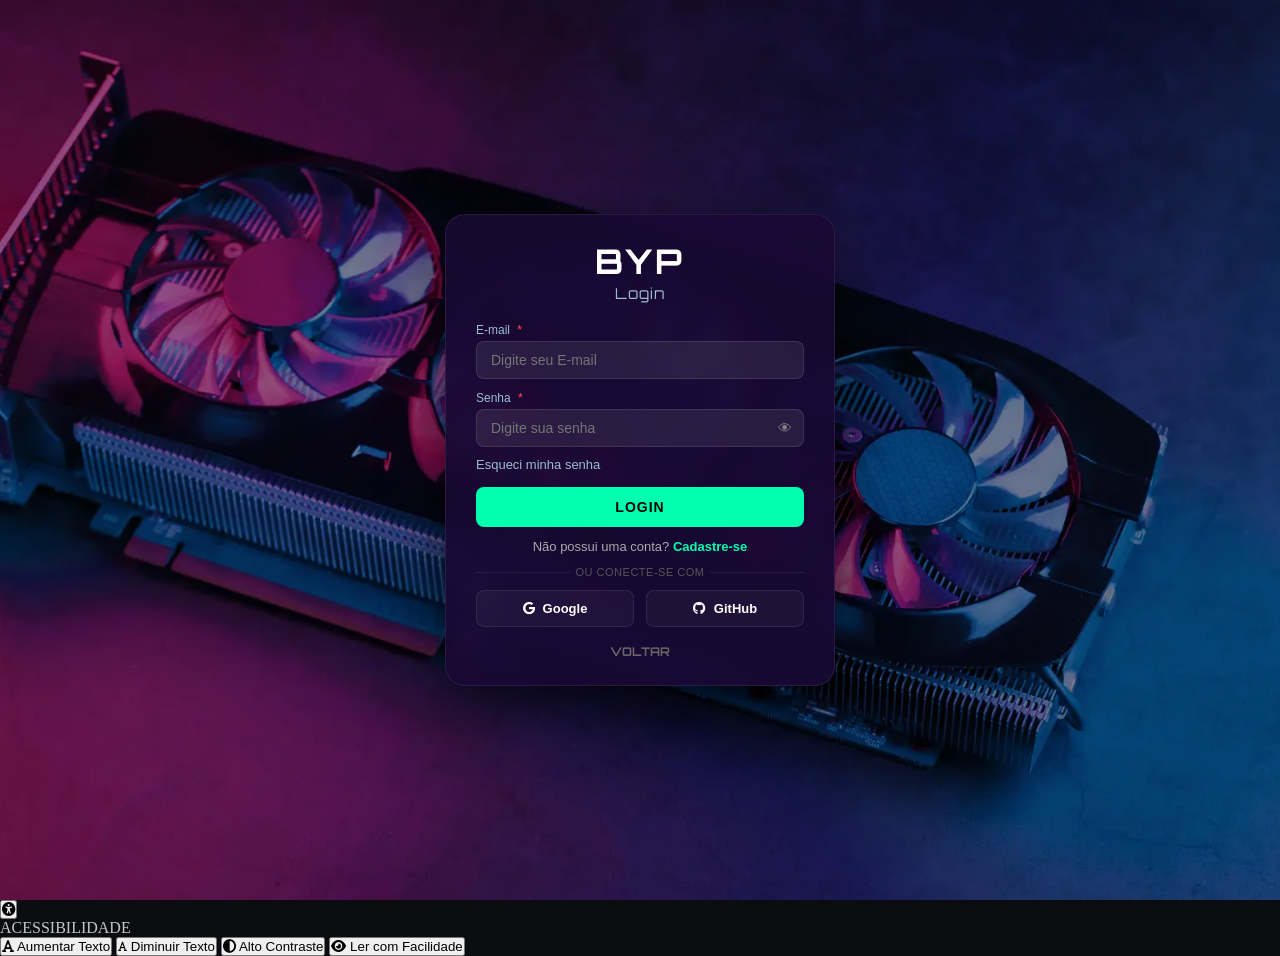
<file: html/montagem.html>
<!DOCTYPE html>
<html lang="pt-BR">
<head>
  <meta charset="UTF-8"/>
  <meta name="viewport" content="width=device-width, initial-scale=1.0"/>
  <title>BYP — Monte seu PC</title>
  <link rel="stylesheet" href="../css/montagem.css"/>
  <link href="https://fonts.googleapis.com/css2?family=Orbitron:wght@400;700&display=swap" rel="stylesheet"/>
  <link rel="stylesheet" href="https://cdnjs.cloudflare.com/ajax/libs/font-awesome/6.5.0/css/all.min.css"/>
  
</head>
<body>
  <header class="header">
    <a href="index.html" class="header-logo">BYP</a>
    
    <div class="header-titulo">MONTE SEU PC</div>

    <div class="header-direita">
        <div class="header-total">
            <i class="fas fa-shopping-cart"></i>
            <span class="total-label">Total</span>
            <span class="total-valor" id="total-geral">R$ 0</span>
        </div>

        <a href="admin.html" class="btn-admin">
          <i class="fa-solid fa-screwdriver-wrench"></i> ADMIN
        </a>
        
        <button class="btn-nova" id="btn-historico" onclick="navegarComTransicao('builds.html')">
          <i class="fa-solid fa-folder-open"></i> MINHAS BUILDS
        </button>
        
        <button class="btn-salvar" onclick="salvarBuild()">SALVAR CONFIGURAÇÃO</button>
        <button class="btn-nova" onclick="novaBuild()">NOVA BUILD</button>
    </div>
</header>

  <div class="overlay" id="overlay" onclick="fecharPainel()"></div>

<div id="preview-lateral-container" class="preview-lateral">
    <img id="img-preview-grande" src="" alt="">
    <p id="preview-nome-grande"></p>
</div>

  <div class="painel" id="painel">
    <div class="painel-header">
        <span class="painel-titulo" id="painel-titulo">COMPONENTE</span>
        <button class="painel-fechar" onclick="fecharPainel()">
            <i class="fa-solid fa-xmark"></i>
        </button>
    </div>

    <div class="painel-busca">
        <i class="fa-solid fa-magnifying-glass"></i>
        <input type="text" id="busca-input" placeholder="Buscar componente..." oninput="filtrarOpcoes()"/>
    </div>

    <div class="painel-filtros" id="painel-filtros">
        </div>  

    <div class="painel-lista" id="painel-lista"></div>
</div>

  <div class="wrapper">
    <div class="coluna">
      <p class="coluna-titulo">PEÇA</p>
      <div id="lista-pecas"></div>
    </div>
    <div class="coluna coluna-direita">
      <p class="coluna-titulo">SELECIONADO</p>
      <div id="lista-selecionados"></div>
    </div>
  </div>

  <div class="modal-overlay" id="modal-nome-build">
    <div class="modal-byp">
      <div class="modal-byp-header">
        <h2><i class="fa-solid fa-layer-group"></i> INICIAR NOVA CONFIGURAÇÃO</h2>
      </div>
      <div class="modal-byp-body">
        <p>Dê um nome para o seu projeto para começar a escolher as peças.</p>
        <div class="form-grupo-byp">
          <label>Nome da Build</label>
          <input type="text" id="input-nome-build" placeholder="Ex: PC Gamer 2026, Estúdio de Edição, Office Casual" autocomplete="off"/>
        </div>
      </div>
      <div class="modal-byp-footer">
        <button class="btn-byp-confirmar" onclick="confirmarNovaBuild()">Começar Montagem</button>
      </div>
    </div>
  </div>

  <div class="toast" id="toast"></div>

  <div class="toast" id="toast"></div>

  <script src="../js/acessibilidade.js"></script>
  <script src="../js/montagem.js"></script>
</body>
</html>
</file>
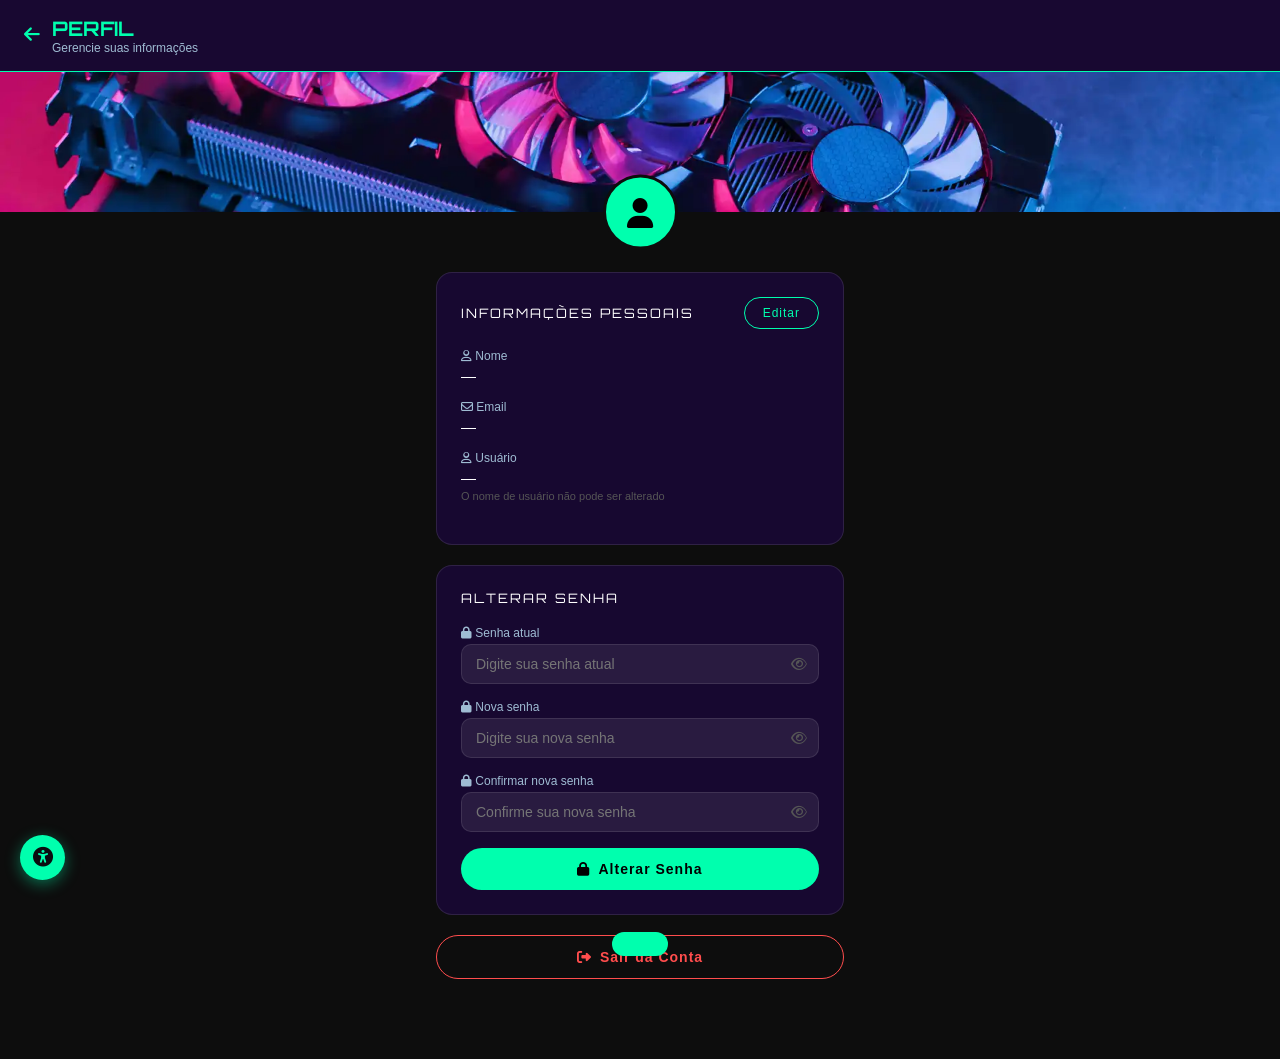
<file: html/perfil.html>
<!DOCTYPE html>
<html lang="pt-BR">
<head>
  <meta charset="UTF-8" />
  <meta name="viewport" content="width=device-width, initial-scale=1.0"/>
  <title>Meu Perfil</title>
  <link rel="preconnect" href="https://fonts.googleapis.com">
  <link href="https://fonts.googleapis.com/css2?family=Orbitron:wght@400;700&display=swap" rel="stylesheet">
  <link rel="stylesheet" href="https://cdnjs.cloudflare.com/ajax/libs/font-awesome/6.5.0/css/all.min.css"/>
  <link rel="stylesheet" href="../css/perfil.css"/>
</head>
<body>

  <div class="header">
    <a href="index.html"><i class="fa-solid fa-arrow-left"></i></a>
    <div>
      <h1>PERFIL</h1>
      <p>Gerencie suas informações</p>
    </div>
  </div>

  <div class="banner">
    <div class="avatar">
      <i class="fa-solid fa-user"></i>
    </div>
  </div>

  <div class="conteudo">

    <!-- Informações pessoais -->
    <div class="card" id="card-info">
      <div class="card-titulo">
        INFORMAÇÕES PESSOAIS
        <button class="btn btn-editar" onclick="ativarEdicao()">Editar</button>
        <button class="btn btn-salvar" onclick="salvarInfo()">Salvar</button>
      </div>

      <div class="campo">
        <label><i class="fa-regular fa-user"></i> Nome</label>
        <p id= "exibe-nome">—</p>
        <input id="input-nome" type="text" placeholder="Seu nome" autocapitalize="words" />
      </div>

      <div class="campo">
        <label><i class="fa-regular fa-envelope"></i> Email</label>
        <p id="exibe-email">—</p>
        <input id="input-email" type="email" placeholder="Seu e-mail" />
      </div>

      <div class="campo">
        <label><i class="fa-regular fa-user"></i> Usuário</label>
        <p id="exibe-usuario">—</p>
        <small>O nome de usuário não pode ser alterado</small>
      </div>
    </div>

    <!-- Alterar senha -->
    <div class="card">
      <div class="card-titulo">ALTERAR SENHA</div>

      <div class="campo">
        <label><i class="fa-solid fa-lock"></i> Senha atual</label>
        <div class="input-wrapper">
          <input type="password" id="senha-atual" placeholder="Digite sua senha atual" />
          <button onclick="verSenha('senha-atual', this)"><i class="fa-regular fa-eye"></i></button>
        </div>
      </div>

      <div class="campo">
        <label><i class="fa-solid fa-lock"></i> Nova senha</label>
        <div class="input-wrapper">
          <input type="password" id="senha-nova" placeholder="Digite sua nova senha" />
          <button onclick="verSenha('senha-nova', this)"><i class="fa-regular fa-eye"></i></button>
        </div>
      </div>

      <div class="campo">
        <label><i class="fa-solid fa-lock"></i> Confirmar nova senha</label>
        <div class="input-wrapper">
          <input type="password" id="senha-confirma" placeholder="Confirme sua nova senha" />
          <button onclick="verSenha('senha-confirma', this)"><i class="fa-regular fa-eye"></i></button>
        </div>
      </div>

      <button class="btn-cheio btn-verde" onclick="alterarSenha()">
        <i class="fa-solid fa-lock"></i> Alterar Senha
      </button>
    </div>

    <!-- Sair -->
    <button class="btn-cheio btn-vermelho" onclick="sair()">
      <i class="fa-solid fa-right-from-bracket"></i> Sair da Conta
    </button>

  </div>

  <div class="toast" id="toast"></div>

  <script src="../js/acessibilidade.js"></script>
  <script src="../js/perfil.js"></script>
</body>
</html>
</file>
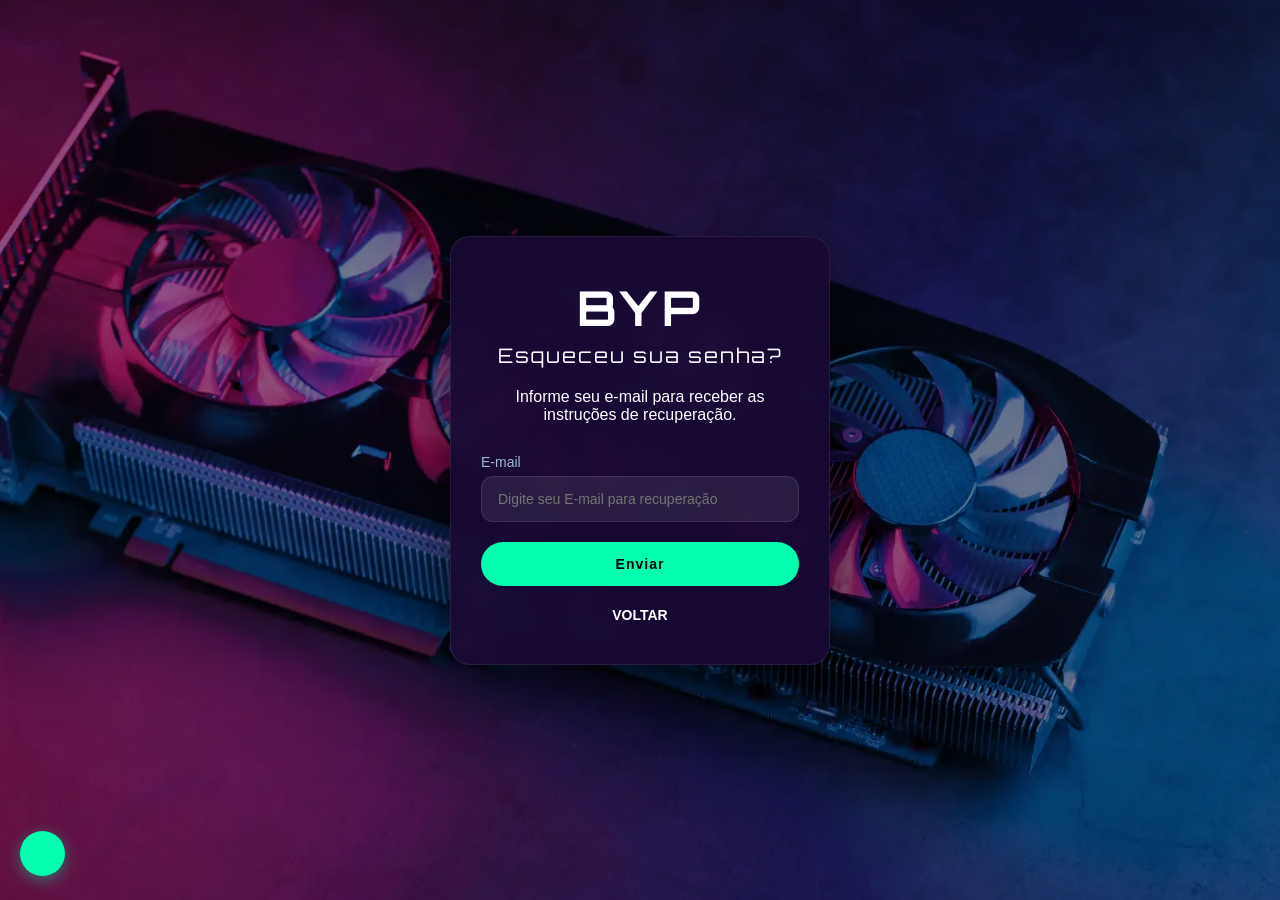
<file: html/recuperacao_senha.html>
<!DOCTYPE html>
<html lang="pt-BR">
<head>
  <meta charset="UTF-8">
  <meta name="viewport" content="width=device-width, initial-scale=1.0">
  <title>BYP - Login</title>
  <link rel="stylesheet" href="../css/recuperacao.css">
  <link rel="preconnect" href="https://fonts.googleapis.com">
  <link rel="preconnect" href="https://fonts.gstatic.com" crossorigin>
  <link href="https://fonts.googleapis.com/css2?family=Orbitron:wght@400;700&display=swap" rel="stylesheet">
</head>
<body>

  <main class="page">

    <!-- Overlay escuro -->
    <div class="overlay"></div>

    <!-- Card de login -->
    <section class="login-card">

      <header class="login-header">
        <h1 class="logo">BYP</h1>
        <h2 class="subtitle">Esqueceu sua senha?</h2>
        <p>Informe seu e-mail para receber as instruções de recuperação.</p>
      </header>

      <form class="reset-password-form">

        <!-- recuperação de senha -->
        <div class="field">
          <label for="e-mail">E-mail</label>
          <input 
            type="email" 
            id="e-mail" 
            placeholder="Digite seu E-mail para recuperação"
            required
          >
        </div>
          </div>
        </div>

        
        <button type="submit" class="btn primary">
          Enviar
        </button>

      </form>

      <!-- Social -->
      <footer class="login-footer">
        <a href="../html/index.html" class="back-link">Voltar</a>
      </footer>

      <script src="../js/acessibilidade.js"></script>
    </section>
  </main>

</body>
</html>
</file>
<file: css/style.css>
/* ── CONFIGURAÇÕES GERAIS ────────────────────────────────── */
* {
  margin: 0;
  padding: 0;
  box-sizing: border-box;
}

html {
  background-color: #0b0c10 !important; /* Força o fundo a nascer escuro, eliminando o flash branco */
}

body {
  font-family: Arial, Helvetica, sans-serif;
  background-color: #0b0c10;
  color: white;
  opacity: 1;
  transition: opacity 0.3s ease-in-out;
}

body.pagina-saindo {
  opacity: 0 !important;
}

.container {
  width: 90%;
  max-width: 1200px;
  margin: auto;
}

/* ── NAV / HEADER ────────────────────────────────────────── */
header {
  padding: 20px 0;
}

.nav {
  display: flex;
  justify-content: space-between;
  align-items: center;
}

.right-menu {
  display: flex;
  align-items: center;
  gap: 30px;
}

.logo {
  font-family: 'Orbitron', sans-serif;
  font-size: 24px;
  font-weight: 600;
}

nav ul {
  display: flex;
  gap: 30px;
  list-style: none;
}

nav a {
  color: white;
  text-decoration: none;
  transition: 0.3s;
}

nav a:hover {
  color: #00ff9c;
}

.auth {
  display: flex;
  gap: 20px;
  align-items: center;
}

.btn {
  padding: 8px 14px;
  background: #00ff9c;
  color: black;
  text-decoration: none;
  border-radius: 6px;
  font-weight: bold;
  transition: 0.2s;
}

.btn:hover {
  transform: scale(1.05);
  box-shadow: 0 0 15px #00ff9d41;
}

.btn-login {
  padding: 8px 14px;
  background: #00ff9c;
  color: black;
  text-decoration: none;
  border-radius: 6px;
  font-weight: bold;
  transition: 0.2s;
}

.btn-login:hover {
  transform: scale(1.05);
  box-shadow: 0 0 15px #00ff9d3f;
}

#user-nome {
  text-transform: capitalize;
}

/* ── HERO SECTION ────────────────────────────────────────── */
.hero {
  position: relative;
  background: url("../img/pcindex.webp") center/cover no-repeat;
  height: 90vh;
  display: flex;
  align-items: center;
}

.overlay {
  position: absolute;
  top: 0;
  left: 0;
  width: 100%;
  height: 100%;
  background: rgba(0, 0, 0, 0.367);
}

.hero-content {
  position: relative;
  display: flex;
  justify-content: space-between;
  align-items: center;
}

.hero-text h1 {
  font-family: 'Orbitron', sans-serif;
  font-size: 75px;
  line-height: 1.1;
  margin-bottom: 20px;
}

.hero-text p {
  margin-bottom: 20px;
  max-width: 400px;
  font-size: 22px;
}

.cta {
  padding: 14px 22px;
  background: #00ff9c;
  border: none;
  border-radius: 6px;
  font-weight: bold;
  cursor: pointer;
  transition: 0.3s;
}

.cta:hover {
  transform: scale(1.05);
  box-shadow: 0 0 15px #00ff9c88;
}

.assistant {
  background: rgba(20, 20, 20, 0.7);
  padding: 30px;
  border-radius: 10px;
  max-width: 300px;
}

/* ── ESTILOS DE STORYTELLING (INDEX) ─────────────────────── */

/* Seção: O Problema */
.story-problem {
  background-color: #0f111a;
  padding: 60px 0;
  text-align: center;
  border-bottom: 1px solid #1c2030;
}

.problem-content {
  max-width: 800px;
  margin: 0 auto;
}

.story-problem h2 {
  font-family: 'Orbitron', sans-serif;
  color: #fff;
  font-size: 26px;
  margin-bottom: 20px;
  letter-spacing: 1px;
}

.story-problem p {
  color: #a0a5b5;
  font-size: 16px;
  line-height: 1.6;
}

.story-problem strong {
  color: #00ffae;
}

/* Seção: Como Funciona (Passos) */
.features {
  padding: 80px 0;
  text-align: center;
}

.features h2 {
  margin-bottom: 40px;
}

.cards {
  display: flex;
  gap: 30px;
  justify-content: center;
}

.card {
  background: #1a1a1a;
  padding: 30px;
  border-radius: 10px;
  width: 250px;
  position: relative;
  transition: transform 0.3s ease, border-color 0.3s ease, box-shadow 0.3s;

  transform: translateZ(0);
}

.card:hover {
  transform: translateY(-5px);
  box-shadow: 0 10px 20px rgba(0, 0, 0, 0.4);
  border-color: #00ffae !important;
}

.step-number {
  font-family: 'Orbitron', sans-serif;
  font-size: 32px;
  color: #00ffae;
  font-weight: bold;
  margin-bottom: 15px;
  opacity: 0.8;
}

/* Seção: Diferenciais */
.differentials {
  background-color: #0b0c10;
  padding: 80px 0;
  text-align: center;
}

.differentials h2 {
  font-family: 'Orbitron', sans-serif;
  color: #00ffae;
  margin-bottom: 50px;
  font-size: 24px;
}

.diff-grid {
  display: grid;
  grid-template-columns: repeat(auto-fit, minmax(280px, 1fr));
  gap: 30px;
}

.diff-box {
  background: #121620;
  padding: 35px 25px;
  border-radius: 8px;
  border: 1px solid #1c2230;
  text-align: center;

  transform: translateZ(0);
}

.diff-icon {
  font-size: 36px;
  color: #00ffae;
  margin-bottom: 20px;
}

.diff-box h3 {
  font-family: 'Orbitron', sans-serif;
  color: #fff;
  font-size: 18px;
  margin-bottom: 12px;
}

.diff-box p {
  color: #8e94a6;
  font-size: 14px;
  line-height: 1.5;
}

/* Seção: Call to Action Final */
.final-cta {
  background: linear-gradient(135deg, #0f111a 0%, #161b26 100%);
  padding: 80px 0;
  text-align: center;
  border-top: 1px solid #1c2230;
}

.final-cta h2 {
  font-family: 'Orbitron', sans-serif;
  color: #fff;
  font-size: 28px;
  margin-bottom: 15px;
}

.final-cta p {
  color: #a0a5b5;
  margin-bottom: 35px;
  font-size: 16px;
}

.btn-cta-final {
  display: inline-block;
  font-family: 'Orbitron', sans-serif;
  background-color: #00ffae;
  color: #0b0c10;
  padding: 16px 32px;
  border-radius: 4px;
  font-weight: bold;
  text-decoration: none;
  letter-spacing: 1px;
  transition: all 0.3s ease;
  box-shadow: 0 4px 15px rgba(0, 255, 174, 0.2);
}

.btn-cta-final:hover {
  background-color: #00cc8c;
  box-shadow: 0 6px 20px rgba(0, 255, 174, 0.4);
  transform: scale(1.03);
}

/* ── FOOTER / MEDIA QUERIES ──────────────────────────────── */
footer {
  text-align: center;
  padding: 30px;
  background: #080808;
  margin-top: 40px;
}

@media (max-width: 768px) {
  .hero-content {
    flex-direction: column;
    gap: 40px;
    text-align: center;
  }
  .nav {
    flex-direction: column;
    gap: 15px;
  }
  nav ul {
    gap: 15px;
  }
  .cards {
    flex-direction: column;
    align-items: center;
  }
  .card {
    width: 100%;
    max-width: 350px;
  }
}

/* ── WIDGET DE ACESSIBILIDADE FLUTUANTE ───────────────────── */
.a11y-widget {
  position: fixed !important;
  bottom: 20px !important;
  left: 20px !important;
  z-index: 999999 !important;
  display: block !important;
}

.a11y-btn-flutuante {
  background: #00ffae !important;
  color: #0b0c10 !important;
  border: none !important;
  width: 50px !important;
  height: 50px !important;
  border-radius: 50% !important;
  font-size: 22px !important;
  cursor: pointer !important;
  box-shadow: 0 4px 15px rgba(0, 255, 174, 0.4) !important;
  display: flex !important;
  align-items: center !important;
  justify-content: center !important;
  transition: transform 0.2s ease !important;
}

.a11y-btn-flutuante:hover {
  transform: scale(1.1) !important;
}

.a11y-menu {
  position: absolute !important;
  bottom: 60px !important;
  left: 0 !important;
  background: #11141e !important;
  border: 1px solid #202736 !important;
  border-radius: 6px !important;
  width: 220px !important;
  padding: 12px !important;
  box-shadow: 0 5px 25px rgba(0, 0, 0, 0.8) !important;
  display: none !important;
  flex-direction: column !important;
  gap: 8px !important;
}

.a11y-menu.aberto {
  display: flex !important;
}

.a11y-header {
  font-family: 'Orbitron', sans-serif !important;
  color: #00ffae !important;
  font-size: 11px !important;
  font-weight: bold !important;
  letter-spacing: 1px !important;
  margin-bottom: 4px !important;
  border-bottom: 1px solid #202736 !important;
  padding-bottom: 6px !important;
}

.a11y-menu button {
  background: #181d2a !important;
  border: 1px solid #2d374d !important;
  color: #c5c6c7 !important;
  padding: 10px 12px !important;
  border-radius: 4px !important;
  cursor: pointer !important;
  text-align: left !important;
  font-size: 13px !important;
  font-weight: 600 !important;
  display: flex !important;
  align-items: center !important;
  gap: 10px !important;
  transition: 0.2s !important;
  width: 100% !important;
}

.a11y-menu button:hover {
  border-color: #00ffae !important;
  color: #fff !important;
  background: #1e2535 !important;
}

/* ── CLASSES INTERNAS DE MODIFICAÇÃO (BODY) ───────────────── */
body.fonte-aumentar p, body.fonte-aumentar span, body.fonte-aumentar button, body.fonte-aumentar td, body.fonte-aumentar label {
  font-size: 115% !important;
}
body.fonte-aumentar h1 { font-size: 130% !important; }
body.fonte-aumentar h2 { font-size: 125% !important; }

body.fonte-diminuir p, body.fonte-diminuir span, body.fonte-diminuir button, body.fonte-diminuir td, body.fonte-diminuir label {
  font-size: 90% !important;
}

body.fonte-dislexia * {
  font-family: Arial, sans-serif !important;
  letter-spacing: 0.08em !important;
  word-spacing: 0.12em !important;
  line-height: 1.7 !important;
}

body.alto-contraste {
  background: #000000 !important;
  color: #ffffff !important;
}
body.alto-contraste .card, 
body.alto-contraste .card-build, 
body.alto-contraste .modal-byp,
body.alto-contraste .diff-box {
  background: #000000 !important;
  border: 2px solid #ffffff !important;
}
body.alto-contraste * {
  color: #ffffff !important;
}
body.alto-contraste button, body.alto-contraste .btn-cta-final {
  background: #ffffff !important;
  color: #000000 !important;
  border: 2px solid #ffffff !important;
}

/* ── ANIMAÇÃO DE REVELAÇÃO NO SCROLL (ULTRA COMPRIMIDA PARA GPU) ── */
.reveal {
  opacity: 0;
  transform: translateY(30px); /* Diminuído para 30px: o scroll fica mais sutil e suave */
  transition: opacity 0.6s cubic-bezier(0.25, 0.46, 0.45, 0.94), transform 0.6s cubic-bezier(0.25, 0.46, 0.45, 0.94);
  will-change: opacity, transform; /* Isola o cálculo direto na placa de vídeo */
}

.reveal.ativo {
  opacity: 1;
  transform: translateY(0);
}

.cards .card:nth-child(2),
.diff-grid .diff-box:nth-child(2) {
  transition-delay: 0.1s;
}

.cards .card:nth-child(3),
.diff-grid .diff-box:nth-child(3) {
  transition-delay: 0.2s;
}

/* Estilo do Preloader de Tela */
.page-transition {
  position: fixed;
  top: 0;
  left: 0;
  width: 100vw;
  height: 100vh;
  background: #0b0c10;
  z-index: 9999999;
  display: flex;
  align-items: center;
  justify-content: center;
  opacity: 1;
  transition: opacity 0.4s ease, visibility 0.4s;
}

.page-transition.loaded {
  opacity: 0;
  visibility: hidden;
}

.loader-byp {
  display: flex;
  flex-direction: column;
  align-items: center;
  gap: 15px;
}

.logo-loader {
  font-family: 'Orbitron', sans-serif;
  font-size: 28px;
  color: #00ffae;
  letter-spacing: 4px;
  font-weight: bold;
  text-shadow: 0 0 15px rgba(0, 255, 174, 0.5);
  animation: pulsar 1.2s infinite ease-in-out;
}

@keyframes pulsar {
  0%, 100% { opacity: 0.5; transform: scale(0.98); }
  50% { opacity: 1; transform: scale(1.02); }
}
</file>
<file: css/admin.css>
* { margin: 0; padding: 0; box-sizing: border-box; }

    body {
      font-family: Arial, sans-serif;
      background-color: #0a0a0f;
      color: #fff;
      min-height: 100vh;
    }

    /* ── HEADER ── */
    .header {
      background: rgba(25, 9, 51, 0.97);
      border-bottom: 1px solid rgba(0,255,174,0.2);
      padding: 0 28px;
      height: 56px;
      display: flex;
      align-items: center;
      justify-content: space-between;
      position: sticky;
      top: 0;
      z-index: 100;
    }

    .header-esq {
      display: flex;
      align-items: center;
      gap: 16px;
    }

    .btn-voltar {
      background: none;
      border: none;
      color: #00ffae;
      font-size: 18px;
      cursor: pointer;
      text-decoration: none;
      transition: opacity 0.2s;
    }
    .btn-voltar:hover { opacity: 0.7; }

    .header-titulo h1 {
      font-family: 'Orbitron', sans-serif;
      font-size: 18px;
      color: #00ffae;
      letter-spacing: 2px;
    }
    .header-titulo p {
      font-size: 11px;
      color: #9fbcd3;
      letter-spacing: 1px;
    }

    .btn-adicionar {
      background: #00ffae;
      border: none;
      color: #000;
      font-weight: bold;
      font-size: 13px;
      padding: 9px 20px;
      border-radius: 8px;
      cursor: pointer;
      display: flex;
      align-items: center;
      gap: 8px;
      transition: 0.2s;
      letter-spacing: 0.5px;
    }
    .btn-adicionar:hover { transform: scale(1.03); background: #00e69e; }

    /* ── BARRA DE BUSCA E FILTRO ── */
    .toolbar {
      padding: 20px 28px 0;
      display: flex;
      gap: 12px;
      align-items: center;
    }

    .busca-wrapper {
      flex: 1;
      position: relative;
    }
    .busca-wrapper i {
      position: absolute;
      left: 14px;
      top: 50%;
      transform: translateY(-50%);
      color: #555;
      font-size: 14px;
    }
    .busca-wrapper input {
      width: 100%;
      background: rgba(25,9,51,0.6);
      border: 1px solid rgba(255,255,255,0.08);
      border-radius: 8px;
      padding: 11px 14px 11px 40px;
      color: #fff;
      font-size: 13px;
      outline: none;
      transition: border 0.2s;
    }
    .busca-wrapper input:focus { border-color: #00ffae; }
    .busca-wrapper input::placeholder { color: #555; }

    .filtro-select {
      background: rgba(25,9,51,0.6);
      border: 1px solid rgba(255,255,255,0.08);
      border-radius: 8px;
      padding: 11px 36px 11px 14px;
      color: #9fbcd3;
      font-size: 13px;
      outline: none;
      cursor: pointer;
      appearance: none;
      -webkit-appearance: none;
      background-image: url("data:image/svg+xml,%3Csvg xmlns='http://www.w3.org/2000/svg' width='12' height='12' viewBox='0 0 24 24' fill='none' stroke='%239fbcd3' stroke-width='2'%3E%3Cpolyline points='6 9 12 15 18 9'/%3E%3C/svg%3E");
      background-repeat: no-repeat;
      background-position: right 12px center;
      transition: border 0.2s;
      min-width: 200px;
    }
    .filtro-select:focus { border-color: #00ffae; }

    /* ── ABAS ── */
    .abas {
      padding: 18px 28px 0;
      display: flex;
      gap: 4px;
      border-bottom: 1px solid rgba(255,255,255,0.06);
    }

    .aba {
      background: none;
      border: none;
      color: #9fbcd3;
      font-size: 13px;
      padding: 8px 20px 12px;
      cursor: pointer;
      border-bottom: 2px solid transparent;
      transition: 0.2s;
      letter-spacing: 0.5px;
    }
    .aba:hover { color: #fff; }
    .aba.ativa {
      color: #00ffae;
      border-bottom-color: #00ffae;
      font-weight: bold;
    }

    /* ── CONTEÚDO ── */
    .conteudo {
      padding: 24px 28px;
    }

    /* ── TABELA ── */
    .tabela-wrapper {
      background: rgba(25,9,51,0.5);
      border: 1px solid rgba(255,255,255,0.07);
      border-radius: 12px;
      overflow: hidden;
    }

    table {
      width: 100%;
      border-collapse: collapse;
    }

    thead tr {
      background: rgba(0,255,174,0.06);
      border-bottom: 1px solid rgba(0,255,174,0.15);
    }

    th {
      font-size: 11px;
      letter-spacing: 2px;
      color: #9fbcd3;
      padding: 14px 20px;
      text-align: left;
      font-weight: normal;
    }

    tbody tr {
      border-bottom: 1px solid rgba(255,255,255,0.04);
      transition: background 0.15s;
    }
    tbody tr:last-child { border-bottom: none; }
    tbody tr:hover { background: rgba(255,255,255,0.03); }

    td {
      padding: 14px 20px;
      font-size: 14px;
      vertical-align: middle;
    }

    .td-nome { font-weight: bold; color: #fff; }

    .badge-categoria {
      display: inline-block;
      padding: 3px 10px;
      border-radius: 20px;
      font-size: 10px;
      font-weight: bold;
      letter-spacing: 1px;
      border: 1px solid #00ffae;
      color: #00ffae;
      background: rgba(0,255,174,0.08);
    }

    .td-specs { font-size: 12px; color: #9fbcd3; }
    .td-preco { color: #00ffae; font-weight: bold; font-size: 14px; }

    .acoes {
      display: flex;
      gap: 8px;
      align-items: center;
    }

    .btn-acao {
      background: none;
      border: 1px solid rgba(255,255,255,0.12);
      border-radius: 6px;
      width: 34px;
      height: 34px;
      display: flex;
      align-items: center;
      justify-content: center;
      cursor: pointer;
      font-size: 13px;
      transition: 0.2s;
    }

    .btn-editar { color: #9fbcd3; }
    .btn-editar:hover { border-color: #00ffae; color: #00ffae; background: rgba(0,255,174,0.08); }

    .btn-excluir { color: #9fbcd3; }
    .btn-excluir:hover { border-color: #ff4d4d; color: #ff4d4d; background: rgba(255,77,77,0.08); }

    .rodape-tabela {
      padding: 12px 20px;
      font-size: 12px;
      color: #555;
      border-top: 1px solid rgba(255,255,255,0.04);
    }

    /* ── CARDS POR CATEGORIA ── */
    .grid-categorias {
      display: grid;
      grid-template-columns: repeat(auto-fill, minmax(280px, 1fr));
      gap: 16px;
    }

    .card-categoria {
      background: rgba(25,9,51,0.6);
      border: 1px solid rgba(255,255,255,0.07);
      border-radius: 12px;
      overflow: hidden;
    }

    .card-cat-header {
      padding: 14px 18px;
      background: rgba(0,255,174,0.06);
      border-bottom: 1px solid rgba(0,255,174,0.12);
      display: flex;
      align-items: center;
      justify-content: space-between;
    }

    .card-cat-titulo {
      font-size: 12px;
      letter-spacing: 2px;
      color: #00ffae;
      font-weight: bold;
    }

    .card-cat-count {
      font-size: 11px;
      color: #9fbcd3;
      background: rgba(255,255,255,0.06);
      padding: 2px 8px;
      border-radius: 20px;
    }

    .card-cat-item {
      padding: 10px 18px;
      border-bottom: 1px solid rgba(255,255,255,0.04);
      display: flex;
      justify-content: space-between;
      align-items: center;
      font-size: 13px;
    }
    .card-cat-item:last-child { border-bottom: none; }
    .card-cat-item-preco { color: #00ffae; font-size: 12px; }

    /* ── GERENCIAR USUÁRIOS ── */
    .usuarios-grid {
      display: grid;
      grid-template-columns: repeat(auto-fill, minmax(320px, 1fr));
      gap: 14px;
    }

    .card-usuario {
      background: rgba(25,9,51,0.6);
      border: 1px solid rgba(255,255,255,0.07);
      border-radius: 12px;
      padding: 18px 20px;
      display: flex;
      align-items: center;
      gap: 14px;
    }

    .avatar-usuario {
      width: 44px;
      height: 44px;
      border-radius: 50%;
      background: #00ffae;
      display: flex;
      align-items: center;
      justify-content: center;
      font-size: 18px;
      color: #000;
      flex-shrink: 0;
    }

    .usuario-info { flex: 1; }
    .usuario-nome { font-size: 14px; font-weight: bold; }
    .usuario-email { font-size: 12px; color: #9fbcd3; margin-top: 2px; }

    .badge-role {
      font-size: 10px;
      padding: 3px 9px;
      border-radius: 20px;
      font-weight: bold;
      letter-spacing: 1px;
    }
    .badge-admin { background: rgba(0,255,174,0.15); color: #00ffae; border: 1px solid rgba(0,255,174,0.3); }
    .badge-user  { background: rgba(255,255,255,0.06); color: #9fbcd3; border: 1px solid rgba(255,255,255,0.1); }

    /* ── MODAL ── */
    .modal-overlay {
      display: none;
      position: fixed;
      inset: 0;
      background: rgba(0,0,0,0.65);
      z-index: 200;
      align-items: center;
      justify-content: center;
    }
    .modal-overlay.aberto { display: flex; }

    .modal {
      background: #12082e;
      border: 1px solid rgba(0,255,174,0.2);
      border-radius: 16px;
      width: 480px;
      max-width: 95vw;
      box-shadow: 0 20px 60px rgba(0,0,0,0.6);
      animation: fadeUp 0.25s ease;
    }

    @keyframes fadeUp {
      from { opacity: 0; transform: translateY(12px); }
      to   { opacity: 1; transform: translateY(0); }
    }

    .modal-header {
      padding: 20px 24px 16px;
      border-bottom: 1px solid rgba(255,255,255,0.07);
      display: flex;
      align-items: center;
      justify-content: space-between;
    }

    .modal-titulo {
      font-family: 'Orbitron', sans-serif;
      font-size: 14px;
      letter-spacing: 2px;
      color: #00ffae;
    }

    .modal-fechar {
      background: none;
      border: none;
      color: #555;
      font-size: 18px;
      cursor: pointer;
      transition: color 0.2s;
    }
    .modal-fechar:hover { color: #ff4d4d; }

    .modal-body { padding: 20px 24px; }

    .form-grupo {
      margin-bottom: 16px;
    }

    .form-grupo label {
      display: block;
      font-size: 12px;
      color: #9fbcd3;
      margin-bottom: 6px;
      letter-spacing: 0.5px;
    }

    .form-grupo input,
    .form-grupo select,
    .form-grupo textarea {
      width: 100%;
      background: rgba(255,255,255,0.06);
      border: 1px solid rgba(255,255,255,0.1);
      border-radius: 8px;
      padding: 10px 14px;
      color: #fff;
      font-size: 13px;
      outline: none;
      transition: border 0.2s;
      font-family: Arial, sans-serif;
    }

    .form-grupo input:focus,
    .form-grupo select:focus,
    .form-grupo textarea:focus { border-color: #00ffae; }

    .form-grupo select option { background: #12082e; }

    .form-grupo textarea { resize: vertical; min-height: 80px; }

    .form-linha {
      display: grid;
      grid-template-columns: 1fr 1fr;
      gap: 12px;
    }

    .modal-footer {
      padding: 16px 24px 20px;
      display: flex;
      justify-content: flex-end;
      gap: 10px;
    }

    .btn-cancelar {
      background: transparent;
      border: 1px solid rgba(255,255,255,0.12);
      color: #9fbcd3;
      padding: 9px 20px;
      border-radius: 8px;
      cursor: pointer;
      font-size: 13px;
      transition: 0.2s;
    }
    .btn-cancelar:hover { border-color: #9fbcd3; color: #fff; }

    .btn-confirmar {
      background: #00ffae;
      border: none;
      color: #000;
      font-weight: bold;
      padding: 9px 24px;
      border-radius: 8px;
      cursor: pointer;
      font-size: 13px;
      transition: 0.2s;
    }
    .btn-confirmar:hover { transform: scale(1.03); }

    /* ── MODAL CONFIRMAR EXCLUSÃO ── */
    .modal-excluir .modal-body {
      text-align: center;
      padding: 28px 24px;
    }

    .excluir-icone {
      font-size: 40px;
      color: #ff4d4d;
      margin-bottom: 14px;
    }

    .excluir-titulo {
      font-size: 16px;
      font-weight: bold;
      margin-bottom: 8px;
    }

    .excluir-desc {
      font-size: 13px;
      color: #9fbcd3;
    }

    .btn-excluir-confirmar {
      background: #ff4d4d;
      border: none;
      color: #fff;
      font-weight: bold;
      padding: 9px 24px;
      border-radius: 8px;
      cursor: pointer;
      font-size: 13px;
      transition: 0.2s;
    }
    .btn-excluir-confirmar:hover { background: #e03e3e; }

    /* ── TOAST ── */
    .toast {
      position: fixed;
      bottom: 24px;
      left: 50%;
      transform: translateX(-50%) translateY(80px);
      background: #00ffae;
      color: #000;
      font-weight: bold;
      font-size: 13px;
      padding: 12px 28px;
      border-radius: 30px;
      transition: transform 0.3s;
      z-index: 300;
      white-space: nowrap;
    }
    .toast.visivel { transform: translateX(-50%) translateY(0); }
    .toast.erro { background: #ff4d4d; color: #fff; }

    /* ── ESTADO VAZIO ── */
    .vazio {
      text-align: center;
      padding: 60px 20px;
      color: #555;
    }
    .vazio i { font-size: 40px; margin-bottom: 14px; display: block; }
    .vazio p { font-size: 14px; }

    /* hide abas */
    .aba-conteudo { display: none; }
    .aba-conteudo.ativa { display: block; }
    /* ── WIDGET DE ACESSIBILIDADE FLUTUANTE ───────────────────── */

.a11y-widget {
  position: fixed;
  bottom: 20px;
  left: 20px; /* Mantém na esquerda para não cobrir Toasts na direita */
  z-index: 999999;
}

.a11y-btn-flutuante {
  background: #00ffae;
  color: #0b0c10;
  border: none;
  width: 45px;
  height: 45px;
  border-radius: 50%;
  font-size: 20px;
  cursor: pointer;
  box-shadow: 0 4px 15px rgba(0, 255, 174, 0.4);
  transition: transform 0.2s ease;
}

.a11y-btn-flutuante:hover {
  transform: scale(1.08);
}

.a11y-menu {
  position: absolute;
  bottom: 55px;
  left: 0;
  background: #11141e;
  border: 1px solid #202736;
  border-radius: 6px;
  width: 220px;
  padding: 12px;
  box-shadow: 0 5px 20px rgba(0,0,0,0.6);
  display: none;
  flex-direction: column;
  gap: 8px;
}

.a11y-menu.aberto {
  display: flex;
}

.a11y-header {
  font-family: 'Orbitron', sans-serif;
  color: #00ffae;
  font-size: 11px;
  font-weight: bold;
  letter-spacing: 1px;
  margin-bottom: 4px;
  border-bottom: 1px solid #202736;
  padding-bottom: 6px;
}

.a11y-menu button {
  background: #181d2a;
  border: 1px solid #2d374d;
  color: #c5c6c7;
  padding: 10px 12px;
  border-radius: 4px;
  cursor: pointer;
  text-align: left;
  font-size: 13px;
  font-weight: 600;
  display: flex;
  align-items: center;
  gap: 10px;
  transition: 0.2s;
}

.a11y-menu button:hover {
  border-color: #00ffae;
  color: #fff;
  background: #1e2535;
}

/* ── CLASSES INTERNAS DE MODIFICAÇÃO (BODY) ───────────────── */

/* 1. Tamanhos de Fonte */
body.fonte-aumentar p, body.fonte-aumentar span, body.fonte-aumentar button, body.fonte-aumentar td, body.fonte-aumentar label {
  font-size: 115% !important;
}
body.fonte-aumentar h1 { font-size: 130% !important; }
body.fonte-aumentar h2 { font-size: 125% !important; }

body.fonte-diminuir p, body.fonte-diminuir span, body.fonte-diminuir button, body.fonte-diminuir td, body.fonte-diminuir label {
  font-size: 90% !important;
}

/* 2. Fonte para Dislexia (Aumenta o tracking/spacing e força uma tipografia limpa) */
body.fonte-dislexia * {
  font-family: Arial, sans-serif !important;
  letter-spacing: 0.08em !important;
  word-spacing: 0.12em !important;
  line-height: 1.7 !important;
}

/* 3. Alto Contraste (Garante fundos totalmente pretos e textos com máxima legibilidade) */
body.alto-contraste {
  background: #000000 !important;
  color: #ffffff !important;
}
body.alto-contraste .card, 
body.alto-contraste .card-build, 
body.alto-contraste .modal-byp,
body.alto-contraste .diff-box {
  background: #000000 !important;
  border: 2px solid #ffffff !important;
}
body.alto-contraste * {
  color: #ffffff !important;
}
body.alto-contraste button, body.alto-contraste .btn-cta-final {
  background: #ffffff !important;
  color: #000000 !important;
  border: 2px solid #ffffff !important;
}
</file>
<file: css/cadastro.css>
/* ── RESET BÁSICO ────────────────────────────────────────── */
* {
  margin: 0;
  padding: 0;
  box-sizing: border-box;
}

/* ── ANIMAÇÃO DE ENTRADA ────────────────────────────────── */
.register-card {
  opacity: 0;
  transform: translateY(8px);
  animation: fadeUp 0.35s ease-out forwards;
}

@keyframes fadeUp {
  to {
    opacity: 1;
    transform: translateY(0);
  }
}

/* ── 1️⃣ PÁGINA INTEIRA ───────────────────────────────────── */
.page {
  position: relative;
  min-height: 100vh;
  background: url("../img/placadevideo.png") no-repeat center center/cover;
  display: flex;
  justify-content: center;
  align-items: center;
  font-family: Arial, sans-serif;
  overflow-y: auto; /* Garante rolagem em telas minúsculas */
  padding: 20px 0;
}

/* ── 2️⃣ OVERLAY ESCURO POR CIMA DA IMAGEM ───────────────── */
.overlay {
  position: absolute;
  inset: 0;
  background: rgba(0, 0, 0, 0.434);
}

/* ── 3️⃣ CARD DE REGISTRO COMPACTADO (Foco em UX/Altura) ── */
.register-card {
  position: relative;
  width: 390px;
  padding: 25px 30px; /* Reduzido de 50px para 25px: economiza 50px de altura */
  border-radius: 20px;
  backdrop-filter: blur(10px);
  background: rgba(25, 9, 51, 0.95);
  border: 1px solid rgba(255, 255, 255, 0.08);
  color: rgb(255, 255, 255);
  box-shadow: 0 20px 60px rgba(0,0,0,0.6);
  z-index: 1;
}

/* ── 4️⃣ HEADER (Otimização de Espaço) ───────────────────── */
.register-header {
  margin-bottom: 20px; /* Reduzido de 40px para 20px */
  text-align: center;
}

.register-header .logo {
  font-size: 34px; /* Reduzido de 48px para 34px */
  letter-spacing: 3px;
  margin-bottom: 2px;
  font-family: 'Orbitron', sans-serif;
  color: #fff;
}

.register-header .subtitle {
  font-size: 15px; /* Reduzido de 20px para 15px */
  font-weight: 300;
  letter-spacing: 1px;
  font-family: 'Orbitron', sans-serif;
  color: #9fbcd3;
}

/* ── 5️⃣ FORMULÁRIO E CAMPOS ──────────────────────────────── */
.cadastro-form {
  display: flex;
  flex-direction: column;
  gap: 0px; /* Controle fino por margins internas */
}

.field {
  display: flex;
  flex-direction: column;
  text-align: left;
  gap: 4px; /* Reduzido de 6px para 4px */
  margin-bottom: 10px; /* Reduzido de 14px para 10px: economiza muito espaço */
}

.field label {
  font-size: 12px; /* Reduzido de 14px para 12px */
  color: #9fbcd3;
}

/* Inputs Slim */
.field input {
  width: 100%;
  padding: 10px 14px; /* Reduzido de 14px para 10px de altura */
  border-radius: 8px;
  outline: none;
  background: rgba(255, 255, 255, 0.08);
  color: #fff;
  border: 1px solid rgba(255,255,255,0.1);
  font-size: 14px;
  transition: border-color 0.2s;
}

.field input:focus {
  border-color: #00ffae;
}

#username { text-transform: capitalize; }
#email { text-transform: none; }

/* Wrapper do Olho (Senha) */
.input-wrapper {
  position: relative;
  display: flex;
  align-items: center;
}

.input-wrapper input {
  padding-right: 40px;
}

.toggle-password {
  position: absolute;
  right: 12px;
  background: none;
  border: none;
  cursor: pointer;
  font-size: 14px;
  color: #888;
}

/* ── 6️⃣ BOTÃO PRINCIPAL ──────────────────────────────────── */
.btn {
  width: 100%;
  padding: 12px;
  border-radius: 8px; /* Combinando com o design dos inputs */
  border: none;
  font-size: 14px;
  letter-spacing: 1px;
  cursor: pointer;
  transition: 0.2s ease;
  background: #00ffae;
  color: #000;
  font-weight: bold;
  text-transform: uppercase;
  margin-top: 5px;
}

.btn:hover {
  background: #00d494;
  transform: scale(1.01);
  box-shadow: 0 0 15px rgba(0, 255, 174, 0.3);
}

/* Texto de alternância para o Login */
.register-text {
  font-size: 13px;
  margin-top: 12px;
  margin-bottom: 12px;
  color: #aaa;
  text-align: center;
}

.loginfinal {
  color: #00ffae;
  text-decoration: none;
  font-weight: bold;
}

.loginfinal:hover {
  text-decoration: underline;
}

/* ── 7️⃣ BOTÕES DE LOGIN SOCIAL (GOOGLE & GITHUB) ────────── */
.sso-divider {
  display: flex;
  align-items: center;
  text-align: center;
  margin-bottom: 12px;
  color: #555;
  font-size: 11px;
  text-transform: uppercase;
  letter-spacing: 0.5px;
}

.sso-divider::before,
.sso-divider::after {
  content: '';
  flex: 1;
  border-bottom: 1px solid rgba(255, 255, 255, 0.08);
}

.sso-divider:not(:empty)::before { margin-right: .5em; }
.sso-divider:not(:empty)::after { margin-left: .5em; }

.sso-buttons {
  display: flex;
  gap: 12px;
  width: 100%;
}

.btn-sso {
  flex: 1;
  background: rgba(255, 255, 255, 0.04);
  border: 1px solid rgba(255, 255, 255, 0.08);
  color: #fff;
  padding: 10px;
  border-radius: 8px;
  font-weight: 600;
  font-size: 13px;
  cursor: pointer;
  display: flex;
  align-items: center;
  justify-content: center;
  gap: 8px;
  transition: all 0.2s ease;
}

.btn-google:hover {
  background: #fff;
  color: #000;
  border-color: #fff;
}

.btn-github:hover {
  background: #24292e;
  border-color: #00ffae;
  color: #00ffae;
}

/* Link Voltar */
.back-link {
  font-family: 'Orbitron', sans-serif;
  font-size: 12px;
  font-weight: bold;
  color: #666;
  text-decoration: none;
  text-transform: uppercase;
  transition: color 0.2s;
}

.back-link:hover {
  color: #ff4d4d;
}

.required {
  color: #ff4d4d;
  margin-left: 4px;
}

/* ── 8️⃣ VALIDAÇÃO DE SENHA FORTE (LIVE STATUS) ────────────── */
.requisitos-senha {
  margin-top: 6px;
  font-size: 11px; /* Fonte menor economiza espaço de bloco */
  display: flex;
  flex-direction: column;
  gap: 4px;
  text-align: left;
}

.requisitos-senha p {
  color: #ff4d4d;
  display: flex;
  align-items: center;
  gap: 6px;
  transition: color 0.2s ease;
  margin: 0;
}

.requisitos-senha p.valido {
  color: #00ffae;
}

/* ── 9️⃣ WIDGET DE ACESSIBILIDADE FLUTUANTE ───────────────── */
.a11y-widget {
  position: fixed;
  bottom: 20px;
  left: 20px;
  z-index: 999999;
}

.a11y-btn-flutuante {
  background: #00ffae;
  color: #0b0c10;
  border: none;
  width: 45px;
  height: 45px;
  border-radius: 50%;
  font-size: 20px;
  cursor: pointer;
  box-shadow: 0 4px 15px rgba(0, 255, 174, 0.4);
  transition: transform 0.2s ease;
  display: flex;
  align-items: center;
  justify-content: center;
}

.a11y-btn-flutuante:hover { transform: scale(1.08); }

.a11y-menu {
  position: absolute;
  bottom: 55px;
  left: 0;
  background: #11141e;
  border: 1px solid #202736;
  border-radius: 6px;
  width: 220px;
  padding: 12px;
  box-shadow: 0 5px 20px rgba(0,0,0,0.6);
  display: none;
  flex-direction: column;
  gap: 8px;
}

.a11y-menu.aberto { display: flex; }

.a11y-header {
  font-family: 'Orbitron', sans-serif;
  color: #00ffae;
  font-size: 11px;
  font-weight: bold;
  letter-spacing: 1px;
  margin-bottom: 4px;
  border-bottom: 1px solid #202736;
  padding-bottom: 6px;
}

.a11y-menu button {
  background: #181d2a;
  border: 1px solid #2d374d;
  color: #c5c6c7;
  padding: 10px 12px;
  border-radius: 4px;
  cursor: pointer;
  text-align: left;
  font-size: 13px;
  font-weight: 600;
  display: flex;
  align-items: center;
  gap: 10px;
  transition: 0.2s;
  width: 100%;
}

.a11y-menu button:hover {
  border-color: #00ffae;
  color: #fff;
  background: #1e2535;
}

/* ── 🔟 CLASSES INTERNAS DE MODIFICAÇÃO (BODY) ───────────── */
body.fonte-aumentar p, body.fonte-aumentar span, body.fonte-aumentar button, body.fonte-aumentar td, body.fonte-aumentar label {
  font-size: 115% !important;
}
body.fonte-aumentar h1 { font-size: 130% !important; }
body.fonte-aumentar h2 { font-size: 125% !important; }

body.fonte-diminuir p, body.fonte-diminuir span, body.fonte-diminuir button, body.fonte-diminuir td, body.fonte-diminuir label {
  font-size: 90% !important;
}

body.fonte-dislexia * {
  font-family: Arial, sans-serif !important;
  letter-spacing: 0.08em !important;
  word-spacing: 0.12em !important;
  line-height: 1.7 !important;
}

body.alto-contraste {
  background: #000000 !important;
  color: #ffffff !important;
}
body.alto-contraste .register-card {
  background: #000000 !important;
  border: 2px solid #ffffff !important;
}
body.alto-contraste * { color: #ffffff !important; }
body.alto-contraste button, body.alto-contraste .btn {
  background: #ffffff !important;
  color: #000000 !important;
  border: 2px solid #ffffff !important;
}

/* ── TRANSIÇÃO SUAVE ENTRE PÁGINAS (PREMIUM) ────────────── */
body {
  opacity: 0;
  transition: opacity 0.4s ease-in-out !important;
}

/* Classe ativada quando a página termina de carregar */
body.pagina-carregada {
  opacity: 1;
}

/* Classe ativada no momento exato em que o usuário clica para sair */
body.pagina-saindo {
  opacity: 0 !important;
}

/* Container que cobre a tela toda (Fundo escurecido) */
.modal-alerta-wrapper {
    position: fixed;
    top: 0;
    left: 0;
    width: 100vw;
    height: 100vh;
    background: rgba(10, 10, 15, 0.8);
    backdrop-filter: blur(6px);
    z-index: 9999;
    display: flex;
    align-items: center;
    justify-content: center;
    opacity: 0;
    pointer-events: none;
    transition: opacity 0.3s ease;
}

/* Quando o modal estiver ativo */
.modal-alerta-wrapper.ativo {
    opacity: 1;
    pointer-events: auto;
}

/* Caixa do Modal */
.modal-alerta-box {
    background: #0f061f;
    border: 2px solid #ff4d4d; /* Cor vermelha para aviso/erro */
    box-shadow: 0 0 30px rgba(255, 77, 77, 0.25);
    border-radius: 16px;
    width: 90%;
    max-width: 450px;
    padding: 25px;
    transform: scale(0.8);
    transition: transform 0.3s cubic-bezier(0.175, 0.885, 0.32, 1.275);
}

.modal-alerta-wrapper.ativo .modal-alerta-box {
    transform: scale(1);
}

/* Cabeçalho do Alerta */
.modal-alerta-header {
    display: flex;
    align-items: center;
    gap: 12px;
    font-family: 'Orbitron', sans-serif;
    color: #ff4d4d;
    font-size: 16px;
    letter-spacing: 2px;
    font-weight: bold;
    margin-bottom: 15px;
}

/* Corpo do Texto */
.modal-alerta-corpo {
    color: #fff;
    font-size: 14px;
    line-height: 1.5;
    margin-bottom: 25px;
}

/* Botão OK Customizado */
.modal-alerta-footer {
    display: flex;
    justify-content: flex-end;
}

.btn-modal-ok {
    background: transparent;
    border: 1px solid #ff4d4d;
    color: #ff4d4d;
    font-family: 'Orbitron', sans-serif;
    padding: 10px 25px;
    border-radius: 8px;
    font-weight: bold;
    cursor: pointer;
    transition: all 0.2s ease;
}

.btn-modal-ok:hover {
    background: #ff4d4d;
    color: #000;
    box-shadow: 0 0 15px rgba(255, 77, 77, 0.4);
}

/* Coloque isso logo no início do CSS da página */
html {
  background-color: #0b0c10 !important; /* Força o fundo a nascer escuro */
}

/* Coloque isso no final do CSS da página (Substituindo o "body { opacity: 0 }" antigo) */
body { 
  background-color: #0b0c10; 
  color: #c5c6c7; 
  opacity: 1;
  transition: opacity 0.3s ease-in-out;
}

body.pagina-saindo {
  opacity: 0 !important;
}

/* Estilo do Preloader */
.page-transition {
  position: fixed;
  top: 0;
  left: 0;
  width: 100vw;
  height: 100vh;
  background: #0b0c10;
  z-index: 9999999;
  display: flex;
  align-items: center;
  justify-content: center;
  opacity: 1;
  transition: opacity 0.4s ease, visibility 0.4s;
}

.page-transition.loaded {
  opacity: 0;
  visibility: hidden;
}

.loader-byp {
  display: flex;
  flex-direction: column;
  align-items: center;
  gap: 15px;
}

.logo-loader {
  font-family: 'Orbitron', sans-serif;
  font-size: 28px;
  color: #00ffae;
  letter-spacing: 4px;
  font-weight: bold;
  text-shadow: 0 0 15px rgba(0, 255, 174, 0.5);
  animation: pulsar 1.2s infinite ease-in-out;
}

@keyframes pulsar {
  0%, 100% { opacity: 0.5; transform: scale(0.98); }
  50% { opacity: 1; transform: scale(1.02); }
}
</file>
<file: css/login.css>
/* ── RESET BÁSICO ────────────────────────────────────────── */
* {
  margin: 0;
  padding: 0;
  box-sizing: border-box;
}

/* ── ANIMAÇÃO DE ENTRADA ────────────────────────────────── */
.login-card {
  opacity: 0;
  transform: translateY(8px);
  animation: fadeUp 0.35s ease-out forwards;
}

@keyframes fadeUp {
  to {
    opacity: 1;
    transform: translateY(0);
  }
}

/* ── PÁGINA INTEIRA ──────────────────────────────────────── */
.page {
  position: relative;
  min-height: 100vh;
  background: url("../img/placadevideo.png") no-repeat center center/cover;
  display: flex;
  justify-content: center;
  align-items: center;
  font-family: Arial, sans-serif;
  padding: 20px 0;
}

.overlay {
  position: absolute;
  inset: 0;
  background: rgba(0, 0, 0, 0.434);
}

/* ── CARD DE LOGIN COMPACTADO ───────────────────────────── */
.login-card {
  position: relative;
  width: 390px;
  padding: 25px 30px; /* Reduzido para encaixe perfeito em 100% de zoom */
  border-radius: 20px;
  backdrop-filter: blur(10px);
  background: rgba(25, 9, 51, 0.95);
  border: 1px solid rgba(255, 255, 255, 0.08);
  color: rgb(255, 255, 255);
  box-shadow: 0 20px 60px rgba(0,0,0,0.6);
  z-index: 1;
}

/* ── HEADER ──────────────────────────────────────────────── */
.login-header {
  margin-bottom: 20px;
  text-align: center;
}

.login-header .logo {
  font-size: 34px;
  letter-spacing: 3px;
  margin-bottom: 2px;
  font-family: 'Orbitron', sans-serif;
  color: #fff;
}

.login-header .subtitle {
  font-size: 15px;
  font-weight: 300;
  letter-spacing: 1px;
  font-family: 'Orbitron', sans-serif;
  color: #9fbcd3;
}

/* ── FORMULÁRIO E CAMPOS ────────────────────────────────── */
.login-form {
  display: flex;
  flex-direction: column;
}

.field {
  display: flex;
  flex-direction: column;
  text-align: left;
  gap: 4px;
  margin-bottom: 12px;
}

.field label {
  font-size: 12px;
  color: #9fbcd3;
}

.field input {
  width: 100%;
  padding: 10px 14px;
  border-radius: 8px;
  outline: none;
  background: rgba(255, 255, 255, 0.08);
  color: #fff;
  border: 1px solid rgba(255,255,255,0.1);
  font-size: 14px;
  transition: border-color 0.2s;
}

.field input:focus {
  border-color: #00ffae;
}

/* Input Wrapper (Olho da Senha) */
.input-wrapper {
  position: relative;
  display: flex;
  align-items: center;
}

.input-wrapper input {
  padding-right: 40px;
}

.toggle-password {
  position: absolute;
  right: 12px;
  background: none;
  border: none;
  cursor: pointer;
  font-size: 14px;
  color: #888;
}

/* Link Esqueci Minha Senha */
.forgot-wrapper {
  text-align: left;
  margin-top: -4px;
  margin-bottom: 14px;
}

.forgot-password {
  font-size: 13px;
  color: #9fbcd3;
  text-decoration: none;
  transition: color 0.2s;
}

.forgot-password:hover {
  color: #00ffae;
  text-decoration: underline;
}

/* ── BOTÃO PRINCIPAL ────────────────────────────────────── */
.btn {
  width: 100%;
  padding: 12px;
  border-radius: 8px;
  border: none;
  font-size: 14px;
  letter-spacing: 1px;
  cursor: pointer;
  transition: 0.2s ease;
  background: #00ffae;
  color: #000;
  font-weight: bold;
  text-transform: uppercase;
}

.btn:hover {
  background: #00d494;
  transform: scale(1.01);
  box-shadow: 0 0 15px rgba(0, 255, 174, 0.3);
}

/* Texto Alternar para Cadastro */
.register-text {
  font-size: 13px;
  margin-top: 12px;
  margin-bottom: 12px;
  color: #aaa;
  text-align: center;
}

.cadastrofinal {
  color: #00ffae;
  text-decoration: none;
  font-weight: bold;
}

.cadastrofinal:hover {
  text-decoration: underline;
}

/* ── BOTÕES DE LOGIN SOCIAL (SSO) ───────────────────────── */
.sso-divider {
  display: flex;
  align-items: center;
  text-align: center;
  margin-bottom: 12px;
  color: #555;
  font-size: 11px;
  text-transform: uppercase;
  letter-spacing: 0.5px;
}

.sso-divider::before,
.sso-divider::after {
  content: '';
  flex: 1;
  border-bottom: 1px solid rgba(255, 255, 255, 0.08);
}

.sso-divider:not(:empty)::before { margin-right: .5em; }
.sso-divider:not(:empty)::after { margin-left: .5em; }

.sso-buttons {
  display: flex;
  gap: 12px;
  width: 100%;
}

.btn-sso {
  flex: 1;
  background: rgba(255, 255, 255, 0.04);
  border: 1px solid rgba(255, 255, 255, 0.08);
  color: #fff;
  padding: 10px;
  border-radius: 8px;
  font-weight: 600;
  font-size: 13px;
  cursor: pointer;
  display: flex;
  align-items: center;
  justify-content: center;
  gap: 8px;
  transition: all 0.2s ease;
}

.btn-google:hover {
  background: #fff;
  color: #000;
  border-color: #fff;
}

.btn-github:hover {
  background: #24292e;
  border-color: #00ffae;
  color: #00ffae;
}

/* Link Voltar */
.back-link {
  font-family: 'Orbitron', sans-serif;
  font-size: 12px;
  font-weight: bold;
  color: #666;
  text-decoration: none;
  text-transform: uppercase;
  transition: color 0.2s;
}

.back-link:hover {
  color: #ff4d4d;
}

.required {
  color: #ff4d4d;
  margin-left: 4px;
}

/* ── CLASSES INTERNAS DE ACESSIBILIDADE (BODY COPIADO) ──── */
body.fonte-aumentar p, body.fonte-aumentar span, body.fonte-aumentar button, body.fonte-aumentar td, body.fonte-aumentar label {
  font-size: 115% !important;
}
body.fonte-diminuir p, body.fonte-diminuir span, body.fonte-diminuir button, body.fonte-diminuir td, body.fonte-diminuir label {
  font-size: 90% !important;
}
body.fonte-dislexia * {
  font-family: Arial, sans-serif !important;
  letter-spacing: 0.08em !important;
  word-spacing: 0.12em !important;
  line-height: 1.7 !important;
}
body.alto-contraste {
  background: #000000 !important;
  color: #ffffff !important;
}
body.alto-contraste .login-card {
  background: #000000 !important;
  border: 2px solid #ffffff !important;
}
body.alto-contraste * { color: #ffffff !important; }
body.alto-contraste button, body.alto-contraste .btn {
  background: #ffffff !important;
  color: #000000 !important;
  border: 2px solid #ffffff !important;
}

/* Coloque isso logo no início do CSS da página */
html {
  background-color: #0b0c10 !important; /* Força o fundo a nascer escuro */
}

/* Coloque isso no final do CSS da página (Substituindo o "body { opacity: 0 }" antigo) */
body { 
  background-color: #0b0c10; 
  color: #c5c6c7; 
  opacity: 1;
  transition: opacity 0.3s ease-in-out;
}

body.pagina-saindo {
  opacity: 0 !important;
}

/* Estilo do Preloader */
.page-transition {
  position: fixed;
  top: 0;
  left: 0;
  width: 100vw;
  height: 100vh;
  background: #0b0c10;
  z-index: 9999999;
  display: flex;
  align-items: center;
  justify-content: center;
  opacity: 1;
  transition: opacity 0.4s ease, visibility 0.4s;
}

.page-transition.loaded {
  opacity: 0;
  visibility: hidden;
}

.loader-byp {
  display: flex;
  flex-direction: column;
  align-items: center;
  gap: 15px;
}

.logo-loader {
  font-family: 'Orbitron', sans-serif;
  font-size: 28px;
  color: #00ffae;
  letter-spacing: 4px;
  font-weight: bold;
  text-shadow: 0 0 15px rgba(0, 255, 174, 0.5);
  animation: pulsar 1.2s infinite ease-in-out;
}

@keyframes pulsar {
  0%, 100% { opacity: 0.5; transform: scale(0.98); }
  50% { opacity: 1; transform: scale(1.02); }
}
</file>
<file: css/montagem.css>
/* ── CONFIGURAÇÕES GERAIS ── */
* { 
  margin: 0; 
  padding: 0; 
  box-sizing: border-box; 
}

body {
  font-family: Arial, sans-serif;
  background: radial-gradient(circle at top, #190933 0%, #0a0a0f 100%);
  color: #fff;
  min-height: 100vh;
  overflow-x: hidden;
}

/* ── HEADER (FIXO NO TOPO) ── */
.header {
  background-color: rgba(25, 9, 51, 0.97);
  border-bottom: 1px solid rgba(0, 255, 174, 0.2);
  padding: 0 24px;
  height: 60px;
  display: flex;
  align-items: center;
  justify-content: space-between;
  position: sticky;
  top: 0;
  z-index: 200;
  backdrop-filter: blur(10px);
}

.header-logo {
  font-family: 'Orbitron', sans-serif;
  font-size: 22px;
  color: #00ffae;
  letter-spacing: 3px;
  text-decoration: none;
}

.header-titulo {
  font-family: 'Orbitron', sans-serif;
  font-size: 14px;
  letter-spacing: 4px;
  color: #fff;
}

.header-direita {
  display: flex;
  align-items: center;
  gap: 15px;
}

.header-total {
  display: flex;
  align-items: center;
  gap: 10px;
  background: rgba(0, 255, 174, 0.08);
  border: 1px solid #00ffae;
  border-radius: 8px;
  padding: 8px 20px;
}

.total-valor {
  font-family: 'Orbitron', sans-serif;
  font-size: 16px;
  color: #00ffae;
}

.btn-nova, .btn-salvar {
  padding: 10px 20px;
  border-radius: 20px;
  font-size: 12px;
  cursor: pointer;
  transition: 0.2s;
  font-weight: bold;
  text-transform: uppercase;
}

.btn-nova {
  background: transparent;
  border: 1px solid rgba(255,255,255,0.2);
  color: #9fbcd3;
}

.btn-nova:hover {
  border-color: #ff4d4d;
  color: #ff4d4d;
}

.btn-salvar {
  background: #00ffae;
  border: none;
  color: #000;
}

.btn-salvar:hover { transform: translateY(-2px); box-shadow: 0 5px 15px rgba(0, 255, 174, 0.3); }

/* ── LAYOUT AMPLIADO (GRID PRINCIPAL) ── */
.wrapper {
  display: flex;
  justify-content: center;
  max-width: 95%; 
  margin: 30px auto; 
  gap: 30px;
  padding: 0 10px;
}

.coluna {
  flex: 1;
  background: rgba(25, 9, 51, 0.4); 
  backdrop-filter: blur(12px);
  padding: 30px; 
  border-radius: 20px;
  border: 1px solid rgba(255, 255, 255, 0.05);
  display: flex;
  flex-direction: column;
  gap: 15px;
}

.coluna-titulo {
  font-family: 'Orbitron', sans-serif;
  font-size: 12px;
  letter-spacing: 3px;
  color: #00ffae;
  padding-bottom: 15px;
  border-bottom: 1px solid rgba(255,255,255,0.06);
  margin-bottom: 10px;
}

/* ── LINHAS DE COMPONENTES SELECIONADOS ── */
.peca-row, .selecionado-row {
  width: 100%;
  min-height: 70px;
  background: rgba(32, 12, 66, 0.6);
  border: 1px solid rgba(255, 255, 255, 0.08);
  border-radius: 12px;
  padding: 15px 25px;
  display: flex;
  align-items: center;
  justify-content: space-between;
  transition: all 0.3s ease;
}

.peca-row:hover {
  border-color: #00ffae;
  background: rgba(0, 255, 174, 0.05);
  transform: scale(1.01);
}

.peca-row.ativa {
  border-color: #00ffae;
  background: rgba(0, 255, 174, 0.1);
  box-shadow: 0 0 20px rgba(0, 255, 174, 0.15);
}

.peca-info, .sel-info {
  display: flex;
  flex-direction: column;
  gap: 4px;
}

.peca-categoria, .sel-categoria {
  font-size: 11px;
  text-transform: uppercase;
  letter-spacing: 2px;
  color: #00ffae;
  font-weight: bold;
}

.peca-nome, .sel-nome {
  font-size: 16px;
  font-weight: 600;
  color: #fff;
}

.sel-preco {
  font-family: 'Orbitron', sans-serif;
  color: #00ffae;
  font-weight: bold;
  font-size: 15px;
}

.sel-remover {
  background: none;
  border: none;
  color: rgba(255,255,255,0.3);
  cursor: pointer;
  font-size: 18px;
  transition: 0.2s;
  margin-left: 15px;
}

.sel-remover:hover { color: #ff4d4d; transform: scale(1.2); }

/* ── PAINEL LATERAL (ALARGADO PARA 600PX) ── */
.painel {
  position: fixed;
  top: 60px;
  right: -620px;
  width: 600px;
  height: calc(100vh - 60px);
  background: #0f061f;
  border-left: 2px solid #00ffae;
  z-index: 150;
  display: flex;
  flex-direction: column;
  transition: right 0.4s cubic-bezier(0.075, 0.82, 0.165, 1);
  box-shadow: -20px 0 60px rgba(0,0,0,0.8);
}

.painel.aberto { right: 0; }

.painel-header {
  padding: 25px;
  border-bottom: 1px solid rgba(255,255,255,0.07);
  display: flex;
  align-items: center;
  justify-content: space-between;
}

.painel-titulo { 
  font-family: 'Orbitron', sans-serif; 
  color: #00ffae; 
  font-size: 20px;
  letter-spacing: 2px;
}

.painel-busca { padding: 20px; position: relative; }
.painel-busca input {
  width: 100%;
  background: rgba(255,255,255,0.05);
  border: 1px solid rgba(255,255,255,0.1);
  border-radius: 10px;
  padding: 12px 12px 12px 40px;
  color: #fff;
  outline: none;
}
.painel-busca input:focus { border-color: #00ffae; box-shadow: 0 0 10px rgba(0,255,174,0.2); }
.painel-busca i { position: absolute; left: 35px; top: 33px; color: #555; }

.painel-lista { 
  flex: 1; 
  overflow-y: auto; 
  padding: 20px; 
}

/* ── CARDS DE OPÇÃO (SISTEMA DE GRID DETALHADO) ── */
.opcao-card {
  display: grid;
  grid-template-columns: 1fr 140px; /* Nome/Specs na esquerda, Preço na direita */
  gap: 10px;
  padding: 20px;
  background: rgba(255, 255, 255, 0.04);
  border-radius: 12px;
  border: 1px solid rgba(255, 255, 255, 0.08);
  margin-bottom: 12px;
  transition: 0.3s ease;
  align-items: center;
}

.opcao-card:hover {
  border-color: #00ffae;
  background: rgba(0, 255, 174, 0.08);
  box-shadow: 0 0 15px rgba(0, 255, 174, 0.15);
  transform: translateX(5px);
}

/* Container para Nome e Detalhes */
.opcao-info {
  display: flex;
  flex-direction: column;
  gap: 8px;
}

.opcao-nome {
  font-size: 17px;
  font-weight: bold;
  color: #fff;
}

/* Estilo para as especificações (Cores, Threads, etc) */
.opcao-specs {
  display: flex;
  gap: 10px;
  flex-wrap: wrap;
}

.spec-tag {
  font-size: 12px;
  color: rgba(255, 255, 255, 0.6);
  background: rgba(255, 255, 255, 0.05);
  padding: 2px 8px;
  border-radius: 4px;
  border: 1px solid rgba(255, 255, 255, 0.1);
}

/* Preço isolado na direita */
.opcao-preco {
  font-family: 'Orbitron', sans-serif;
  color: #00ffae;
  font-weight: bold;
  font-size: 18px;
  text-align: right;
  border-left: 1px solid rgba(255, 255, 255, 0.1);
  padding-left: 15px;
}

/* ── OVERLAY E TOAST ── */
.overlay {
  display: none;
  position: fixed;
  inset: 60px 0 0 0;
  background: rgba(0,0,0,0.7);
  z-index: 140;
  backdrop-filter: blur(4px);
}
.overlay.visivel { display: block; }

.toast {
  position: fixed;
  bottom: 30px;
  left: 50%;
  transform: translateX(-50%) translateY(100px);
  background: #00ffae;
  color: #000;
  font-weight: bold;
  padding: 15px 35px;
  border-radius: 50px;
  transition: 0.4s cubic-bezier(0.175, 0.885, 0.32, 1.275);
  z-index: 300;
  box-shadow: 0 10px 30px rgba(0, 255, 174, 0.4);
}
.toast.visivel { transform: translateX(-50%) translateY(0); }

/* ── MODAL DE BUILDS SALVAS ── */
.modal-builds {
  display: none;
  position: fixed;
  top: 50%;
  left: 50%;
  transform: translate(-50%, -50%);
  width: 800px;
  max-height: 80vh;
  background: #0f061f;
  border: 2px solid #00ffae;
  border-radius: 20px;
  z-index: 400;
  padding: 30px;
  overflow-y: auto;
  box-shadow: 0 0 50px rgba(0, 0, 0, 0.9);
}

.modal-builds.visivel { display: block; }

.build-card-salva {
  background: rgba(255, 255, 255, 0.05);
  border: 1px solid rgba(0, 255, 174, 0.2);
  border-radius: 12px;
  padding: 20px;
  margin-bottom: 20px;
}

.build-header {
  display: flex;
  justify-content: space-between;
  border-bottom: 1px solid rgba(255, 255, 255, 0.1);
  padding-bottom: 10px;
  margin-bottom: 10px;
}

.build-data { color: #9fbcd3; font-size: 12px; }
.build-total-salvo { color: #00ffae; font-weight: bold; font-family: 'Orbitron'; }

.build-itens-resumo {
  font-size: 13px;
  color: rgba(255, 255, 255, 0.7);
  display: grid;
  grid-template-columns: 1fr 1fr;
  gap: 5px;
}

.painel-filtros {
    padding: 10px 20px;
    display: flex;
    gap: 10px;
    flex-wrap: wrap;
    border-bottom: 1px solid rgba(255,255,255,0.07);
}

.btn-filtro {
    background: rgba(255,255,255,0.05);
    border: 1px solid rgba(0, 255, 174, 0.3);
    color: #00ffae;
    padding: 5px 15px;
    border-radius: 15px;
    font-size: 11px;
    cursor: pointer;
    transition: 0.3s;
}

.btn-filtro.ativo {
    background: #00ffae;
    color: #000;
}

.preview-lateral {
    position: fixed;
    top: 50%;
    left: calc(50% - 310px); /* Ajusta para o centro do espaço vazio */
    transform: translate(-50%, -50%);
    z-index: 145; /* Entre o fundo (140) e o painel (150) */
    display: none; 
    flex-direction: column;
    align-items: center;
    pointer-events: none;
}

.preview-lateral img {
    max-width: 450px;
    filter: drop-shadow(0 0 20px rgba(0, 255, 174, 0.3));
    animation: aparecer 0.3s ease;
}

@keyframes aparecer {
    from { opacity: 0; transform: scale(0.8); }
    to { opacity: 1; transform: scale(1); }
}

.btn-admin {
  background: transparent;
  border: 1px solid rgba(0, 255, 174, 0.4);
  color: #00ffae;
  padding: 8px 16px;
  border-radius: 20px;
  font-size: 12px;
  font-weight: bold;
  letter-spacing: 1px;
  cursor: pointer;
  text-decoration: none;
  display: flex;
  align-items: center;
  gap: 6px;
  transition: 0.2s;
}

.btn-admin:hover {
  background: rgba(0, 255, 174, 0.08);
  border-color: #00ffae;
}

.modal-overlay {
      position: fixed;
      top: 0;
      left: 0;
      width: 100%;
      height: 100%;
      background: rgba(4, 5, 8, 0.9) !important;
      backdrop-filter: blur(8px);
      display: flex;
      align-items: center;
      justify-content: center;
      z-index: 99999 !important;
      opacity: 0;
      pointer-events: none;
      transition: opacity 0.3s ease;
    }

    .modal-overlay.aberto {
      opacity: 1;
      pointer-events: auto;
    }

    .modal-byp {
      background: #11141e !important;
      border: 1px solid #202736 !important;
      border-radius: 8px;
      width: 90%;
      max-width: 450px;
      padding: 30px;
      box-shadow: 0 10px 30px rgba(0, 0, 0, 0.7), 0 0 20px rgba(0, 255, 174, 0.1);
      text-align: left;
    }

    .modal-byp-header h2 {
      font-family: 'Orbitron', sans-serif !important;
      color: #00ffae !important;
      font-size: 18px;
      letter-spacing: 1px;
      margin-bottom: 12px;
      display: flex;
      align-items: center;
      gap: 10px;
    }

    .modal-byp-body p {
      color: #8e94a6 !important;
      font-size: 14px;
      line-height: 1.5;
      margin-bottom: 24px;
    }

    .form-grupo-byp {
      display: flex;
      flex-direction: column;
      gap: 8px;
    }

    .form-grupo-byp label {
      color: #fff !important;
      font-size: 11px;
      font-weight: 600;
      text-transform: uppercase;
      letter-spacing: 0.5px;
    }

    .form-grupo-byp input {
      background: #181d2a !important;
      border: 1px solid #2d374d !important;
      border-radius: 4px;
      padding: 12px 16px;
      color: #fff !important;
      font-size: 15px;
      outline: none;
      width: 100%;
      box-sizing: border-box;
    }

    .form-grupo-byp input:focus {
      border-color: #00ffae !important;
      box-shadow: 0 0 10px rgba(0, 255, 174, 0.2);
    }

    .modal-byp-footer {
      margin-top: 24px;
    }

    .btn-byp-confirmar {
      font-family: 'Orbitron', sans-serif !important;
      background: #00ffae !important;
      color: #0b0c10 !important;
      border: none;
      border-radius: 4px;
      padding: 14px 24px;
      font-weight: bold;
      font-size: 14px;
      cursor: pointer;
      width: 100%;
      letter-spacing: 0.5px;
      text-transform: uppercase;
      transition: all 0.2s ease;
    }

    .btn-byp-confirmar:hover {
      background: #00cc8c !important;
      box-shadow: 0 4px 15px rgba(0, 255, 174, 0.4);
    }

    /* ── WIDGET DE ACESSIBILIDADE FLUTUANTE ───────────────────── */

.a11y-widget {
  position: fixed;
  bottom: 20px;
  left: 20px; /* Mantém na esquerda para não cobrir Toasts na direita */
  z-index: 999999;
}

.a11y-btn-flutuante {
  background: #00ffae;
  color: #0b0c10;
  border: none;
  width: 45px;
  height: 45px;
  border-radius: 50%;
  font-size: 20px;
  cursor: pointer;
  box-shadow: 0 4px 15px rgba(0, 255, 174, 0.4);
  transition: transform 0.2s ease;
}

.a11y-btn-flutuante:hover {
  transform: scale(1.08);
}

.a11y-menu {
  position: absolute;
  bottom: 55px;
  left: 0;
  background: #11141e;
  border: 1px solid #202736;
  border-radius: 6px;
  width: 220px;
  padding: 12px;
  box-shadow: 0 5px 20px rgba(0,0,0,0.6);
  display: none;
  flex-direction: column;
  gap: 8px;
}

.a11y-menu.aberto {
  display: flex;
}

.a11y-header {
  font-family: 'Orbitron', sans-serif;
  color: #00ffae;
  font-size: 11px;
  font-weight: bold;
  letter-spacing: 1px;
  margin-bottom: 4px;
  border-bottom: 1px solid #202736;
  padding-bottom: 6px;
}

.a11y-menu button {
  background: #181d2a;
  border: 1px solid #2d374d;
  color: #c5c6c7;
  padding: 10px 12px;
  border-radius: 4px;
  cursor: pointer;
  text-align: left;
  font-size: 13px;
  font-weight: 600;
  display: flex;
  align-items: center;
  gap: 10px;
  transition: 0.2s;
}

.a11y-menu button:hover {
  border-color: #00ffae;
  color: #fff;
  background: #1e2535;
}

/* ── CLASSES INTERNAS DE MODIFICAÇÃO (BODY) ───────────────── */

/* 1. Tamanhos de Fonte */
body.fonte-aumentar p, body.fonte-aumentar span, body.fonte-aumentar button, body.fonte-aumentar td, body.fonte-aumentar label {
  font-size: 115% !important;
}
body.fonte-aumentar h1 { font-size: 130% !important; }
body.fonte-aumentar h2 { font-size: 125% !important; }

body.fonte-diminuir p, body.fonte-diminuir span, body.fonte-diminuir button, body.fonte-diminuir td, body.fonte-diminuir label {
  font-size: 90% !important;
}

/* 2. Fonte para Dislexia (Aumenta o tracking/spacing e força uma tipografia limpa) */
body.fonte-dislexia * {
  font-family: Arial, sans-serif !important;
  letter-spacing: 0.08em !important;
  word-spacing: 0.12em !important;
  line-height: 1.7 !important;
}

/* 3. Alto Contraste (Garante fundos totalmente pretos e textos com máxima legibilidade) */
body.alto-contraste {
  background: #000000 !important;
  color: #ffffff !important;
}
body.alto-contraste .card, 
body.alto-contraste .card-build, 
body.alto-contraste .modal-byp,
body.alto-contraste .diff-box {
  background: #000000 !important;
  border: 2px solid #ffffff !important;
}
body.alto-contraste * {
  color: #ffffff !important;
}
body.alto-contraste button, body.alto-contraste .btn-cta-final {
  background: #ffffff !important;
  color: #000000 !important;
  border: 2px solid #ffffff !important;
}

/* Coloque isso logo no início do CSS da página */
html {
  background-color: #0b0c10 !important; /* Força o fundo a nascer escuro */
}

/* Coloque isso no final do CSS da página (Substituindo o "body { opacity: 0 }" antigo) */
body { 
  background-color: #0b0c10; 
  color: #c5c6c7; 
  opacity: 1;
  transition: opacity 0.3s ease-in-out;
}

body.pagina-saindo {
  opacity: 0 !important;
}

/* Estilo do Preloader */
.page-transition {
  position: fixed;
  top: 0;
  left: 0;
  width: 100vw;
  height: 100vh;
  background: #0b0c10;
  z-index: 9999999;
  display: flex;
  align-items: center;
  justify-content: center;
  opacity: 1;
  transition: opacity 0.4s ease, visibility 0.4s;
}

.page-transition.loaded {
  opacity: 0;
  visibility: hidden;
}

.loader-byp {
  display: flex;
  flex-direction: column;
  align-items: center;
  gap: 15px;
}

.logo-loader {
  font-family: 'Orbitron', sans-serif;
  font-size: 28px;
  color: #00ffae;
  letter-spacing: 4px;
  font-weight: bold;
  text-shadow: 0 0 15px rgba(0, 255, 174, 0.5);
  animation: pulsar 1.2s infinite ease-in-out;
}

@keyframes pulsar {
  0%, 100% { opacity: 0.5; transform: scale(0.98); }
  50% { opacity: 1; transform: scale(1.02); }
}
</file>
<file: css/perfil.css>
* {
      margin: 0;
      padding: 0;
      box-sizing: border-box;
    }

    body {
      font-family: Arial, sans-serif;
      background-color: #0d0d0d;
      color: white;
      min-height: 100vh;
    }

    /* Cabeçalho */
    .header {
      background-color: rgba(25, 9, 51, 0.97);
      padding: 16px 24px;
      display: flex;
      align-items: center;
      gap: 12px;
      border-bottom: 1px solid #00ffae;
    }

    .header a {
      color: #00ffae;
      text-decoration: none;
      font-size: 18px;
    }

    .header h1 {
      font-family: 'Orbitron', sans-serif;
      font-size: 20px;
      color: #00ffae;
    }

    .header p {
      font-size: 12px;
      color: #9fbcd3;
    }

    /* Banner com imagem de fundo */
    .banner {
      background: url("../img/placadevideo.png") no-repeat center center/cover;
      height: 140px;
      display: flex;
      justify-content: center;
      align-items: flex-end;
    }

    /* Avatar */
    .avatar {
      width: 75px;
      height: 75px;
      border-radius: 50%;
      background-color: #00ffae;
      display: flex;
      align-items: center;
      justify-content: center;
      font-size: 30px;
      color: #000;
      transform: translateY(50%);
      border: 3px solid #0d0d0d;
    }

    /* Área principal */
    .conteudo {
      max-width: 440px;
      margin: 0 auto;
      padding: 60px 16px 80px;
      display: flex;
      flex-direction: column;
      gap: 20px;
    }

    /* Card */
    .card {
      background-color: rgba(25, 9, 51, 0.95);
      border: 1px solid rgba(255, 255, 255, 0.1);
      border-radius: 16px;
      padding: 24px;
    }

    .card-titulo {
      font-family: 'Orbitron', sans-serif;
      font-size: 13px;
      letter-spacing: 2px;
      margin-bottom: 20px;
      display: flex;
      justify-content: space-between;
      align-items: center;
    }

    /* Campos de exibição */
    .campo {
      margin-bottom: 16px;
    }

    .campo label {
      font-size: 12px;
      color: #9fbcd3;
      display: block;
      margin-bottom: 4px;
    }

    .campo p {
      font-size: 15px;
    }

    #exibe-nome {
        text-transform: capitalize;
    }

    .campo small {
      font-size: 11px;
      color: #555;
    }

    .campo input {
      display: none;
      width: 100%;
      padding: 11px 14px;
      border-radius: 10px;
      background: rgba(255, 255, 255, 0.08);
      border: 1px solid rgba(255, 255, 255, 0.1);
      color: white;
      font-size: 14px;
      outline: none;
    }

    .campo input:focus {
      border-color: #00ffae;
    }

    /* Quando estiver editando, troca p por input */
    .editando .campo p { display: none; }
    .editando .campo input { display: block; }
    .editando .btn-editar { display: none; }
    .editando .btn-salvar { display: inline-block; }


    /* Wrapper de input com olho */
    .input-wrapper {
      position: relative;
    }

    .input-wrapper input {
      display: block;
      padding-right: 40px;
    }

    .input-wrapper button {
      position: absolute;
      right: 12px;
      top: 50%;
      transform: translateY(-50%);
      background: none;
      border: none;
      color: #555;
      cursor: pointer;
      font-size: 14px;
    }

    /* Botões */
    .btn {
      padding: 8px 18px;
      border-radius: 20px;
      border: none;
      font-size: 12px;
      cursor: pointer;
      letter-spacing: 1px;
      transition: 0.2s;
    }

    .btn-editar {
      border: 1px solid #00ffae;
      background: transparent;
      color: #00ffae;
    }

    .btn-editar:hover {
      background-color: #00ffae;
      color: #000;
    }

    .btn-salvar {
      display: none;
      background-color: #00ffae;
      color: #000;
      font-weight: bold;
    }

    .btn-salvar:hover {
      transform: scale(1.03);
    }

    .btn-cheio {
      width: 100%;
      padding: 13px;
      border-radius: 25px;
      border: none;
      font-size: 14px;
      font-weight: bold;
      cursor: pointer;
      transition: 0.2s;
      display: flex;
      align-items: center;
      justify-content: center;
      gap: 8px;
      letter-spacing: 1px;
    }

    .btn-verde {
      background-color: #00ffae;
      color: #000;
      margin-top: 8px;
    }

    .btn-verde:hover { transform: scale(1.02); }

    .btn-vermelho {
      background: transparent;
      border: 1px solid #ff4d4d;
      color: #ff4d4d;
    }

    .btn-vermelho:hover {
      background-color: #ff4d4d;
      color: white;
    }

    /* Toast */
    .toast {
      position: fixed;
      bottom: 24px;
      left: 50%;
      transform: translateX(-50%) translateY(80px);
      background-color: #00ffae;
      color: #000;
      font-weight: bold;
      font-size: 13px;
      padding: 12px 28px;
      border-radius: 30px;
      transition: transform 0.3s;
      z-index: 99;
    }

    .toast.visivel { transform: translateX(-50%) translateY(0); }
    .toast.erro { background-color: #ff4d4d; color: white; }

    /* ── WIDGET DE ACESSIBILIDADE FLUTUANTE ───────────────────── */

.a11y-widget {
  position: fixed;
  bottom: 20px;
  left: 20px; /* Mantém na esquerda para não cobrir Toasts na direita */
  z-index: 999999;
}

.a11y-btn-flutuante {
  background: #00ffae;
  color: #0b0c10;
  border: none;
  width: 45px;
  height: 45px;
  border-radius: 50%;
  font-size: 20px;
  cursor: pointer;
  box-shadow: 0 4px 15px rgba(0, 255, 174, 0.4);
  transition: transform 0.2s ease;
}

.a11y-btn-flutuante:hover {
  transform: scale(1.08);
}

.a11y-menu {
  position: absolute;
  bottom: 55px;
  left: 0;
  background: #11141e;
  border: 1px solid #202736;
  border-radius: 6px;
  width: 220px;
  padding: 12px;
  box-shadow: 0 5px 20px rgba(0,0,0,0.6);
  display: none;
  flex-direction: column;
  gap: 8px;
}

.a11y-menu.aberto {
  display: flex;
}

.a11y-header {
  font-family: 'Orbitron', sans-serif;
  color: #00ffae;
  font-size: 11px;
  font-weight: bold;
  letter-spacing: 1px;
  margin-bottom: 4px;
  border-bottom: 1px solid #202736;
  padding-bottom: 6px;
}

.a11y-menu button {
  background: #181d2a;
  border: 1px solid #2d374d;
  color: #c5c6c7;
  padding: 10px 12px;
  border-radius: 4px;
  cursor: pointer;
  text-align: left;
  font-size: 13px;
  font-weight: 600;
  display: flex;
  align-items: center;
  gap: 10px;
  transition: 0.2s;
}

.a11y-menu button:hover {
  border-color: #00ffae;
  color: #fff;
  background: #1e2535;
}

/* ── CLASSES INTERNAS DE MODIFICAÇÃO (BODY) ───────────────── */

/* 1. Tamanhos de Fonte */
body.fonte-aumentar p, body.fonte-aumentar span, body.fonte-aumentar button, body.fonte-aumentar td, body.fonte-aumentar label {
  font-size: 115% !important;
}
body.fonte-aumentar h1 { font-size: 130% !important; }
body.fonte-aumentar h2 { font-size: 125% !important; }

body.fonte-diminuir p, body.fonte-diminuir span, body.fonte-diminuir button, body.fonte-diminuir td, body.fonte-diminuir label {
  font-size: 90% !important;
}

/* 2. Fonte para Dislexia (Aumenta o tracking/spacing e força uma tipografia limpa) */
body.fonte-dislexia * {
  font-family: Arial, sans-serif !important;
  letter-spacing: 0.08em !important;
  word-spacing: 0.12em !important;
  line-height: 1.7 !important;
}

/* 3. Alto Contraste (Garante fundos totalmente pretos e textos com máxima legibilidade) */
body.alto-contraste {
  background: #000000 !important;
  color: #ffffff !important;
}
body.alto-contraste .card, 
body.alto-contraste .card-build, 
body.alto-contraste .modal-byp,
body.alto-contraste .diff-box {
  background: #000000 !important;
  border: 2px solid #ffffff !important;
}
body.alto-contraste * {
  color: #ffffff !important;
}
body.alto-contraste button, body.alto-contraste .btn-cta-final {
  background: #ffffff !important;
  color: #000000 !important;
  border: 2px solid #ffffff !important;
}
</file>
<file: css/recuperacao.css>
/* Reset básico */
* {
  margin: 0;
  padding: 0;
  box-sizing: border-box;
}

.login-card {
  opacity: 0;
  transform: translateY(8px);
  animation: fadeUp 0.35s ease-out forwards;
}

@keyframes fadeUp {
  to {
    opacity: 1;
    transform: translateY(0);
  }
}

/* 1️⃣ Página inteira */
.page {
  position: relative;
  min-height: 100vh;
  background: url("../img/placadevideo.png") no-repeat center center/cover;
  display: flex;
  justify-content: center;
  align-items: center;
  font-family: Arial, sans-serif;
}

/* 2️⃣ Overlay escuro por cima da imagem */
.overlay {
  position: absolute;
  inset: 0;
  background: rgba(0, 0, 0, 0.436);
}

/* 3️⃣ Card de login */
.login-card {
  position: relative;
  width: 380px;
  padding: 40px 30px;
  border-radius: 20px;
  backdrop-filter: blur(10px);
  background: rgba(25, 9, 51, 0.95);
  border: 1px solid rgba(255, 255, 255, 0.08);
  color: rgb(255, 255, 255);
  box-shadow: 0 20px 60px rgba(0,0,0,0.6);
  text-align: center;
  z-index: 1;
}

/* 4️⃣ Header (BYP + Login) */
.login-header {
  margin-bottom: 30px;
}

.login-header .logo {
  font-size: 48px;
  letter-spacing: 4px;
  margin-bottom: 5px;
  font-family: 'Orbitron', sans-serif;
  
}

.login-header .subtitle {
  font-size: 20px;
  font-weight: 300;
  letter-spacing: 2px;
  margin-bottom: 20px;
  font-family: 'Orbitron', sans-serif;
}

/* 5️⃣ Form */
.login-form {
  display: flex;
  flex-direction: column;
  gap: 18px;
}
/* Campo (label + input) */
.field {
  display: flex;
  flex-direction: column;
  text-align: left;
  margin-bottom: 20px;
  gap: 6px;
}

.field label {
  font-size: 14px;
  color: #9fbcd3;
  
}

/* Inputs */
.field input {
  width: 100%;
  padding: 14px 16px;
  border-radius: 12px;
  outline: none;
  background: rgba(255, 255, 255, 0.08);
  color: #fff;
  border: 1px solid rgba(255,255,255,0.1);
  font-size: 14px;
  
}

/* Botões base */
.btn {
  width: 100%;
  padding: 14px;
  border-radius: 25px;
  border: none;
  font-size: 14px;
  letter-spacing: 1px;
  cursor: pointer;
  transition: 0.3s ease;
}

/* Botão principal */
.primary {
  background: #00ffae;
  color: #000;;
  text-decoration:none;
  font-weight:bold;
  margin-bottom: 20px;
}

/* Voltar */
.back-link {
  font-size: 14px;
  font-weight: bold;
  color: white;
  text-decoration: none;
  text-transform: uppercase;
  
}

.back-link:hover {
  text-decoration: underline;
}

/* ── WIDGET DE ACESSIBILIDADE FLUTUANTE ───────────────────── */

.a11y-widget {
  position: fixed;
  bottom: 20px;
  left: 20px; /* Mantém na esquerda para não cobrir Toasts na direita */
  z-index: 999999;
}

.a11y-btn-flutuante {
  background: #00ffae;
  color: #0b0c10;
  border: none;
  width: 45px;
  height: 45px;
  border-radius: 50%;
  font-size: 20px;
  cursor: pointer;
  box-shadow: 0 4px 15px rgba(0, 255, 174, 0.4);
  transition: transform 0.2s ease;
}

.a11y-btn-flutuante:hover {
  transform: scale(1.08);
}

.a11y-menu {
  position: absolute;
  bottom: 55px;
  left: 0;
  background: #11141e;
  border: 1px solid #202736;
  border-radius: 6px;
  width: 220px;
  padding: 12px;
  box-shadow: 0 5px 20px rgba(0,0,0,0.6);
  display: none;
  flex-direction: column;
  gap: 8px;
}

.a11y-menu.aberto {
  display: flex;
}

.a11y-header {
  font-family: 'Orbitron', sans-serif;
  color: #00ffae;
  font-size: 11px;
  font-weight: bold;
  letter-spacing: 1px;
  margin-bottom: 4px;
  border-bottom: 1px solid #202736;
  padding-bottom: 6px;
}

.a11y-menu button {
  background: #181d2a;
  border: 1px solid #2d374d;
  color: #c5c6c7;
  padding: 10px 12px;
  border-radius: 4px;
  cursor: pointer;
  text-align: left;
  font-size: 13px;
  font-weight: 600;
  display: flex;
  align-items: center;
  gap: 10px;
  transition: 0.2s;
}

.a11y-menu button:hover {
  border-color: #00ffae;
  color: #fff;
  background: #1e2535;
}

/* ── CLASSES INTERNAS DE MODIFICAÇÃO (BODY) ───────────────── */

/* 1. Tamanhos de Fonte */
body.fonte-aumentar p, body.fonte-aumentar span, body.fonte-aumentar button, body.fonte-aumentar td, body.fonte-aumentar label {
  font-size: 115% !important;
}
body.fonte-aumentar h1 { font-size: 130% !important; }
body.fonte-aumentar h2 { font-size: 125% !important; }

body.fonte-diminuir p, body.fonte-diminuir span, body.fonte-diminuir button, body.fonte-diminuir td, body.fonte-diminuir label {
  font-size: 90% !important;
}

/* 2. Fonte para Dislexia (Aumenta o tracking/spacing e força uma tipografia limpa) */
body.fonte-dislexia * {
  font-family: Arial, sans-serif !important;
  letter-spacing: 0.08em !important;
  word-spacing: 0.12em !important;
  line-height: 1.7 !important;
}

/* 3. Alto Contraste (Garante fundos totalmente pretos e textos com máxima legibilidade) */
body.alto-contraste {
  background: #000000 !important;
  color: #ffffff !important;
}
body.alto-contraste .card, 
body.alto-contraste .card-build, 
body.alto-contraste .modal-byp,
body.alto-contraste .diff-box {
  background: #000000 !important;
  border: 2px solid #ffffff !important;
}
body.alto-contraste * {
  color: #ffffff !important;
}
body.alto-contraste button, body.alto-contraste .btn-cta-final {
  background: #ffffff !important;
  color: #000000 !important;
  border: 2px solid #ffffff !important;
}

/* Coloque isso logo no início do CSS da página */
html {
  background-color: #0b0c10 !important; /* Força o fundo a nascer escuro */
}

/* Coloque isso no final do CSS da página (Substituindo o "body { opacity: 0 }" antigo) */
body { 
  background-color: #0b0c10; 
  color: #c5c6c7; 
  opacity: 1;
  transition: opacity 0.3s ease-in-out;
}

body.pagina-saindo {
  opacity: 0 !important;
}

/* Estilo do Preloader */
.page-transition {
  position: fixed;
  top: 0;
  left: 0;
  width: 100vw;
  height: 100vh;
  background: #0b0c10;
  z-index: 9999999;
  display: flex;
  align-items: center;
  justify-content: center;
  opacity: 1;
  transition: opacity 0.4s ease, visibility 0.4s;
}

.page-transition.loaded {
  opacity: 0;
  visibility: hidden;
}

.loader-byp {
  display: flex;
  flex-direction: column;
  align-items: center;
  gap: 15px;
}

.logo-loader {
  font-family: 'Orbitron', sans-serif;
  font-size: 28px;
  color: #00ffae;
  letter-spacing: 4px;
  font-weight: bold;
  text-shadow: 0 0 15px rgba(0, 255, 174, 0.5);
  animation: pulsar 1.2s infinite ease-in-out;
}

@keyframes pulsar {
  0%, 100% { opacity: 0.5; transform: scale(0.98); }
  50% { opacity: 1; transform: scale(1.02); }
}
</file>
